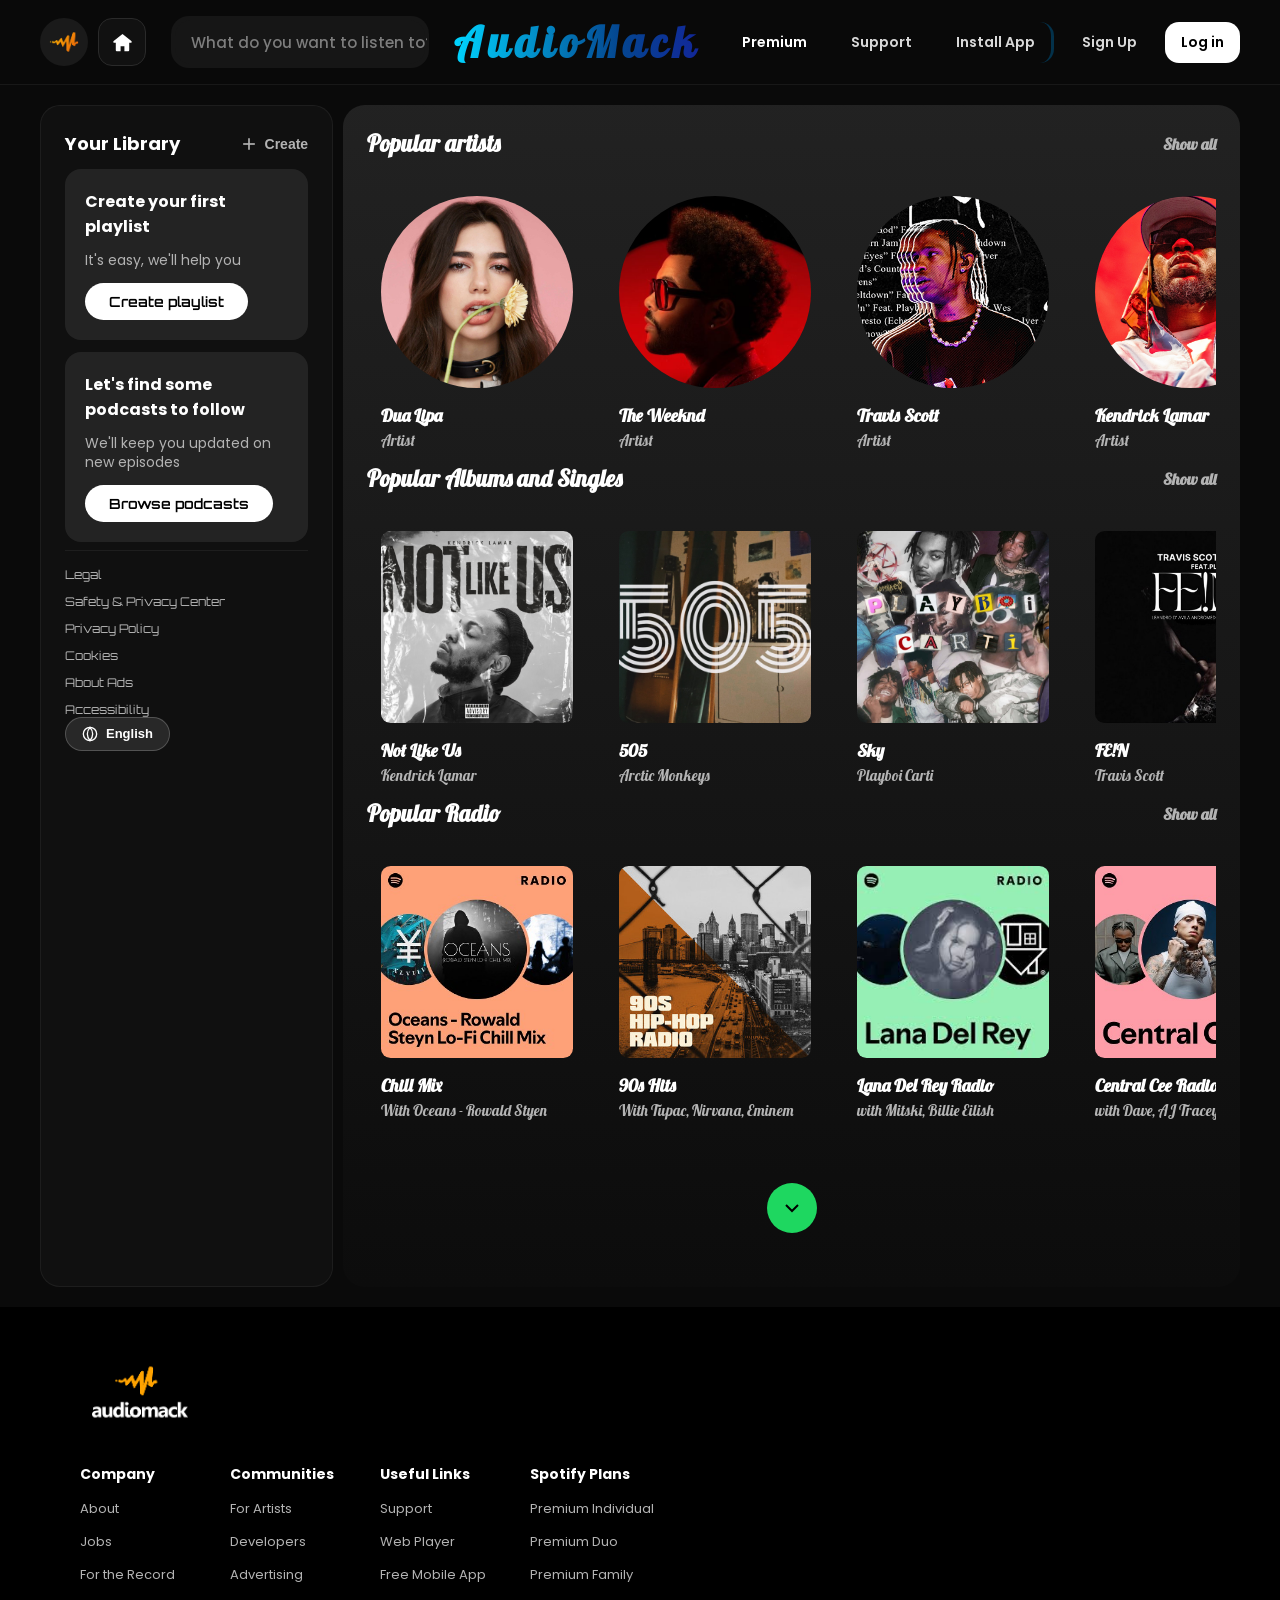
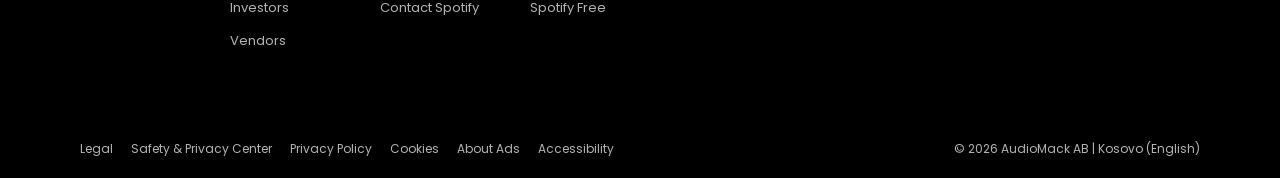
<file: index.html>
<!DOCTYPE html>
<html lang="en">
<head>
  <meta charset="UTF-8" />
  <meta name="viewport" content="width=device-width, initial-scale=1.0"/>
  <title>Audio Mack - Your Music, Your Way</title>
  <link rel="preconnect" href="https://fonts.googleapis.com">
  <link rel="preconnect" href="https://fonts.gstatic.com" crossorigin>
  <link href="https://fonts.googleapis.com/css2?family=Poppins:wght@700;800&display=swap" rel="stylesheet">
  <link rel="stylesheet" href="index.css">
  <link rel="stylesheet" href="index.js">
  <link rel="preconnect" href="https://fonts.googleapis.com">
<link href="https://fonts.googleapis.com/css2?family=Orbitron:wght@900&display=swap" rel="stylesheet">
  <link href="https://fonts.googleapis.com/css2?family=Lobster&display=swap" rel="stylesheet">
<link rel="preconnect" href="https://fonts.googleapis.com">
<link href="https://fonts.googleapis.com/css2?family=Anton&display=swap" rel="stylesheet">
<link rel="preconnect" href="https://fonts.googleapis.com">
<link href="https://fonts.googleapis.com/css2?family=Montserrat:wght@700&display=swap" rel="stylesheet">
<link href="https://fonts.cdnfonts.com/css/magic-retro" rel="stylesheet">
  <style>

  </style>
</head>
<body>
  <div class="nav-bar">
    <div class="logo-section">
      <div class="logo"> 
        <img src="images (2).png" alt="">
        <div class="home-icon">
          <svg xmlns="http://www.w3.org/2000/svg" viewBox="0 0 24 24" fill="currentColor">
            <path d="M12 3.2 2.8 10.5a1 1 0 0 0 .6 1.8H5V20a1 1 0 0 0 1 1h4v-5h4v5h4a1 1 0 0 0 1-1v-7.7h1.6a1 1 0 0 0 .6-1.8L12 3.2Z"/>
          </svg>
        </div>
      </div>
    </div>
    
    <div class="search">
      <input type="search" placeholder="What do you want to listen to?" aria-label="Search"  class="input">
      <button class="search-btn" type="submit" aria-label="Search">
        <svg width="20" height="20" viewBox="0 0 24 24" fill="none" stroke="currentColor" stroke-width="2">
          <circle cx="11" cy="11" r="8"></circle>
          <path d="m21 21-4.35-4.35"></path>
        </svg>
      </button>
    </div>
    
    <div class="nav-title">AudioMack</div>
    
    <button class="hamburger" id="hamburger">
      <span></span>
      <span></span>
      <span></span>
    </button>
    
    <div class="link-section" id="linkSection">
      <a href="premium.html" class="premium">Premium</a>
      <a href="support.html" class="support">Support</a>
      <a href="install.html" class="install">Install App</a>
      <a href="signup.html" class="signup">Sign Up</a>
      <a href="login.html" class="login">Log in</a>
    </div>
  </div>
  <div class="main">
<aside class="sidebar">
      <div class="library-header">
        <h2>Your Library</h2>
        <button class="create-btn">
          <svg width="20" height="20" viewBox="0 0 24 24" fill="none" stroke="currentColor" stroke-width="2">
            <line x1="12" y1="5" x2="12" y2="19"></line>
            <line x1="5" y1="12" x2="19" y2="12"></line>
          </svg>
          Create
        </button>
      </div>

      <div class="library-card">
        <h3>Create your first playlist</h3>
        <p>It's easy, we'll help you</p>
        <button class="card-btn">Create playlist</button>
      </div>

      <div class="library-card">
        <h3>Let's find some podcasts to follow</h3>
        <p>We'll keep you updated on new episodes</p>
        <button class="card-btn">Browse podcasts</button>
      </div>

      <div class="library-footer">
        <a href="#">Legal</a>
        <a href="#">Safety & Privacy Center</a>
        <a href="#">Privacy Policy</a>

        <a href="#">Cookies</a>
        <a href="#">About Ads</a>
        <a href="#">Accessibility</a>
      </div>

      <button class="language-btn">
        <svg width="16" height="16" viewBox="0 0 24 24" fill="none" stroke="currentColor" stroke-width="2">
          <circle cx="12" cy="12" r="10"></circle>
          <path d="M12 2a15.3 15.3 0 0 1 4 10 15.3 15.3 0 0 1-4 10 15.3 15.3 0 0 1-4-10 15.3 15.3 0 0 1 4-10z"></path>
        </svg>
        English
      </button>
    </aside>
  <!-- <div class="container"> -->
   
    
  <section class="popular-artists">

  <div class="section-header">
    <h2>Popular artists</h2>
    <a href="#">Show all</a>
  </div>

  <div class="artist-row">

    <!-- Artist Card -->
    <div class="artist-card">
      <div class="artist-image">
        <img src="dua lipa.jpg" alt="">
      </div>

      <div class="artist-info">
        <h3>Dua Lipa</h3>
        <p>Artist</p>
      </div>
    </div>

    <!-- Artist Card -->
    <div class="artist-card">
      <div class="artist-image">
        <img src="the weeknd.jpg" alt="">
      </div>

      <div class="artist-info">
        <h3>The Weeknd</h3>
        <p>Artist</p>
      </div>
    </div>

    <!-- Artist Card -->
    <div class="artist-card">

      <div class="artist-image">
        <img src="travis.png" alt="">

        <button class="play-btn">
          <svg xmlns="http://www.w3.org/2000/svg"
               viewBox="0 0 24 24"
               fill="currentColor">

            <path d="M8 5.14v14l11-7-11-7z"/>

          </svg>
        </button>
      </div>

      <div class="artist-info">
        <h3>Travis Scott</h3>
        <p>Artist</p>
      </div>
    </div>

    <!-- Artist Card -->
    <div class="artist-card">
      <div class="artist-image">
        <img src="lamar.jpg" alt="">
      </div>

      <div class="artist-info">
        <h3>Kendrick Lamar</h3>
        <p>Artist</p>
      </div>
    </div>

    <!-- Artist Card -->
    <div class="artist-card">
      <div class="artist-image">
        <img src="drakee.jpg" alt="">
      </div>

      <div class="artist-info">
        <h3>Drake</h3>
        <p>Artist</p>
      </div>
    </div>

    <!-- Artist Card -->
    <div class="artist-card">
      <div class="artist-image">
        <img src="juice.jpg" alt="">
      </div>

      <div class="artist-info">
        <h3>Juice WRLD</h3>
        <p>Artist</p>
      </div>
    </div>

  </div>

  <!-- Albums and Singles Section -->
  <div class="section-header">
    <h2>Popular Albums and Singles</h2>
    <a href="#">Show all</a>
  </div>

  <div class="artist-row">

    <!-- Artist Card -->
    <div class="artist-card1">
      <div class="artist-image1">
        <img src="likeus.jpg" alt="">
      </div>

      <div class="artist-info">
        <h3>Not Like Us</h3>
        <p>Kendrick Lamar</p>
      </div>
    </div>

    <!-- Artist Card -->
    <div class="artist-card1">
      <div class="artist-image1">
        <img src="505.jpg" alt="">
      </div>

      <div class="artist-info">
        <h3>505</h3>
        <p>Arctic Monkeys</p>
      </div>
    </div>

    <!-- Artist Card -->
    <div class="artist-card1">

      <div class="artist-image1">
        <img src="play.jpg" alt="">

        <button class="play-btn">
          <svg xmlns="http://www.w3.org/2000/svg"
               viewBox="0 0 24 24"
               fill="currentColor">

            <path d="M8 5.14v14l11-7-11-7z"/>

          </svg>
        </button>
      </div>

      <div class="artist-info">
        <h3>Sky</h3>
        <p>Playboi Carti</p>
      </div>
    </div>

    <!-- Artist Card -->
    <div class="artist-card1">
      <div class="artist-image1">
        <img src="fein.jpg" alt="">
      </div>

      <div class="artist-info">
        <h3>FE!N</h3>
        <p>Travis Scott</p>
      </div>
    </div>

    <!-- Artist Card -->
    <div class="artist-card1">
      <div class="artist-image1">
        <img src="star.jpg" alt="">
      </div>

      <div class="artist-info">
        <h3>Starboy</h3>
        <p>The Weeknd</p>
      </div>
    </div>

    <!-- Artist Card -->
    <div class="artist-card1">
      <div class="artist-image1">
        <img src="lose.jpg" alt="">
      </div>

      <div class="artist-info">
        <h3>Lose Yourself</h3>
        <p>Eminem</p>
      </div>
    </div>

  </div>

  <!-- Hidden items -->
  <div class="hidden-items" id="hiddenItems" ">
    <div class="artist-row">
      <!-- Artist Card -->
      <div class="artist-card">
        <div class="artist-image">
          <img src="dua lipa.jpg" alt="">
        </div>

        <div class="artist-info">
          <h3>Bad Bunny</h3>
          <p>Artist</p>
        </div>
      </div>

      <!-- Artist Card -->
      <div class="artist-card">
        <div class="artist-image">
          <img src="the weeknd.jpg" alt="">
        </div>

        <div class="artist-info">
          <h3>Billie Eilish</h3>
          <p>Artist</p>
        </div>
      </div>

      <!-- Artist Card -->
      <div class="artist-card">
        <div class="artist-image">
          <img src="travis.png" alt="">
        </div>

        <div class="artist-info">
          <h3>Post Malone</h3>
          <p>Artist</p>
        </div>
      </div>

      <!-- Artist Card -->
      <div class="artist-card">
        <div class="artist-image">
          <img src="lamar.jpg" alt="">
        </div>

        <div class="artist-info">
          <h3>Tyler, The Creator</h3>
          <p>Artist</p>
        </div>
      </div>

      <!-- Album Card -->
      <div class="artist-card1">
        <div class="artist-image1">
          <img src="likeus.jpg" alt="">
        </div>

        <div class="artist-info">
          <h3>Blinding Lights</h3>
          <p>The Weeknd</p>
        </div>
      </div>

      <!-- Album Card -->
      <div class="artist-card1">
        <div class="artist-image1">
          <img src="505.jpg" alt="">
        </div>

        <div class="artist-info">
          <h3>As It Was</h3>
          <p>Harry Styles</p>
        </div>
      </div>
    </div>
  </div>
  <!-- RADIO SECTION -->

<div class="section-header">
  <h2>Popular Radio</h2>
  <a href="#">Show all</a>
</div>

<div class="artist-row">

  <!-- CARD -->
  <div class="artist-card1">
    <div class="artist-image1">
      <img src="chill mix.jpg" alt="">

      <button class="play-btn">
        <svg xmlns="http://www.w3.org/2000/svg"
             viewBox="0 0 24 24"
             fill="currentColor">

          <path d="M8 5.14v14l11-7-11-7z"/>

        </svg>
      </button>
    </div>

    <div class="artist-info">
      <h3>Chill Mix</h3>
      <p>With Oceans - Rowald Styen</p>
    </div>
  </div>

  <!-- CARD -->
  <div class="artist-card1">
    <div class="artist-image1">
      <img src="90s.jpg" alt="">
    </div>

    <div class="artist-info">
      <h3>90s Hits</h3>
      <p>With Tupac, Nirvana, Eminem</p>
    </div>
  </div>

  <!-- CARD -->
  <div class="artist-card1">
    <div class="artist-image1">
      <img src="lana.jpg" alt="">
    </div>

    <div class="artist-info">
      <h3>Lana Del Rey Radio</h3>
      <p>with Mitski, Billie Eilish</p>
    </div>
  </div>

  <!-- CARD -->
  <div class="artist-card1">
    <div class="artist-image1">
      <img src="central.jpg" alt="">
    </div>

    <div class="artist-info">
      <h3>Central Cee Radio</h3>
      <p>with Dave, AJ Tracey</p>
    </div>
  </div>

  <!-- CARD -->
  <div class="artist-card1">
    <div class="artist-image1">
      <img src="post.jpg" alt="">
    </div>

    <div class="artist-info">
      <h3>Post Malone Radio</h3>
      <p>with The Kid LAROI, Morgan Wallen</p>
    </div>
  </div>
  </div>

<!-- </div> -->

  <button class="show-more-btn" id="showMoreBtn">
    <svg xmlns="http://www.w3.org/2000/svg" viewBox="0 0 24 24" fill="none" stroke="currentColor" stroke-width="2">
      <polyline points="6 9 12 15 18 9"></polyline>
    </svg>
  </button>
</section>

</div>
  </div>
 
<footer>
  <div class="footer">
    <div class="footer-logo">
      <img src="audio.png" alt="Logo">
    </div>
    <div class="footer-links">
      <div class="footer-column">
        <h4>Company</h4>
        <ul>
          <li><a href="#">About</a></li>
          <li><a href="#">Jobs</a></li>
          <li><a href="#">For the Record</a></li>
        </ul>
      </div>
      <div class="footer-column">
        <h4>Communities</h4>
        <ul>
          <li><a href="#">For Artists</a></li>
          <li><a href="#">Developers</a></li>
          <li><a href="#">Advertising</a></li>
          <li><a href="#">Investors</a></li>
          <li><a href="#">Vendors</a></li>
        </ul>
      </div>
      <div class="footer-column">
        <h4>Useful Links</h4>
        <ul>
          <li><a href="#">Support</a></li>
          <li><a href="#">Web Player</a></li>
          <li><a href="#">Free Mobile App</a></li>
          <li><a href="#">Contact Spotify</a></li>
        </ul>
      </div>
      <div class="footer-column">
        <h4>Spotify Plans</h4>
        <ul>
          <li><a href="#">Premium Individual</a></li>
          <li><a href="#">Premium Duo</a></li>
          <li><a href="#">Premium Family</a></li>
          <li><a href="#">Spotify Free</a></li>
        </ul>
      </div>
    </div>
    </div>
  </footer>
  <div class="footer-bottom">
    <div>
      <a href="#">Legal</a>
      <a href="#">Safety & Privacy Center</a>
      <a href="#">Privacy Policy</a>
      <a href="#">Cookies</a>
      <a href="#">About Ads</a>
      <a href="#">Accessibility</a>
    </div>
    <div>© 2026 AudioMack AB | Kosovo (English)</div>
  </div>
  </div>
</body>
</html>


<script>
  const hamburger = document.getElementById('hamburger');
  const linkSection = document.getElementById('linkSection');
  
  hamburger.addEventListener('click', () => {
    linkSection.classList.toggle('active');
    hamburger.classList.toggle('active');
  });

  // Close menu when a link is clicked
  const links = linkSection.querySelectorAll('a');
  links.forEach(link => {
    link.addEventListener('click', () => {
      linkSection.classList.remove('active');
      hamburger.classList.remove('active');
    });
  });
  </script>
  <script>
    
  const showMoreBtn = document.getElementById('showMoreBtn');
  const hiddenItems = document.getElementById('hiddenItems');

  showMoreBtn.addEventListener('click', () => {
    if (hiddenItems.style.display === 'none') {
      hiddenItems.style.display = 'block';
      showMoreBtn.classList.add('active');
    } else {
      hiddenItems.style.display = 'none';
      showMoreBtn.classList.remove('active');
    }
  });
  </script>
</file>
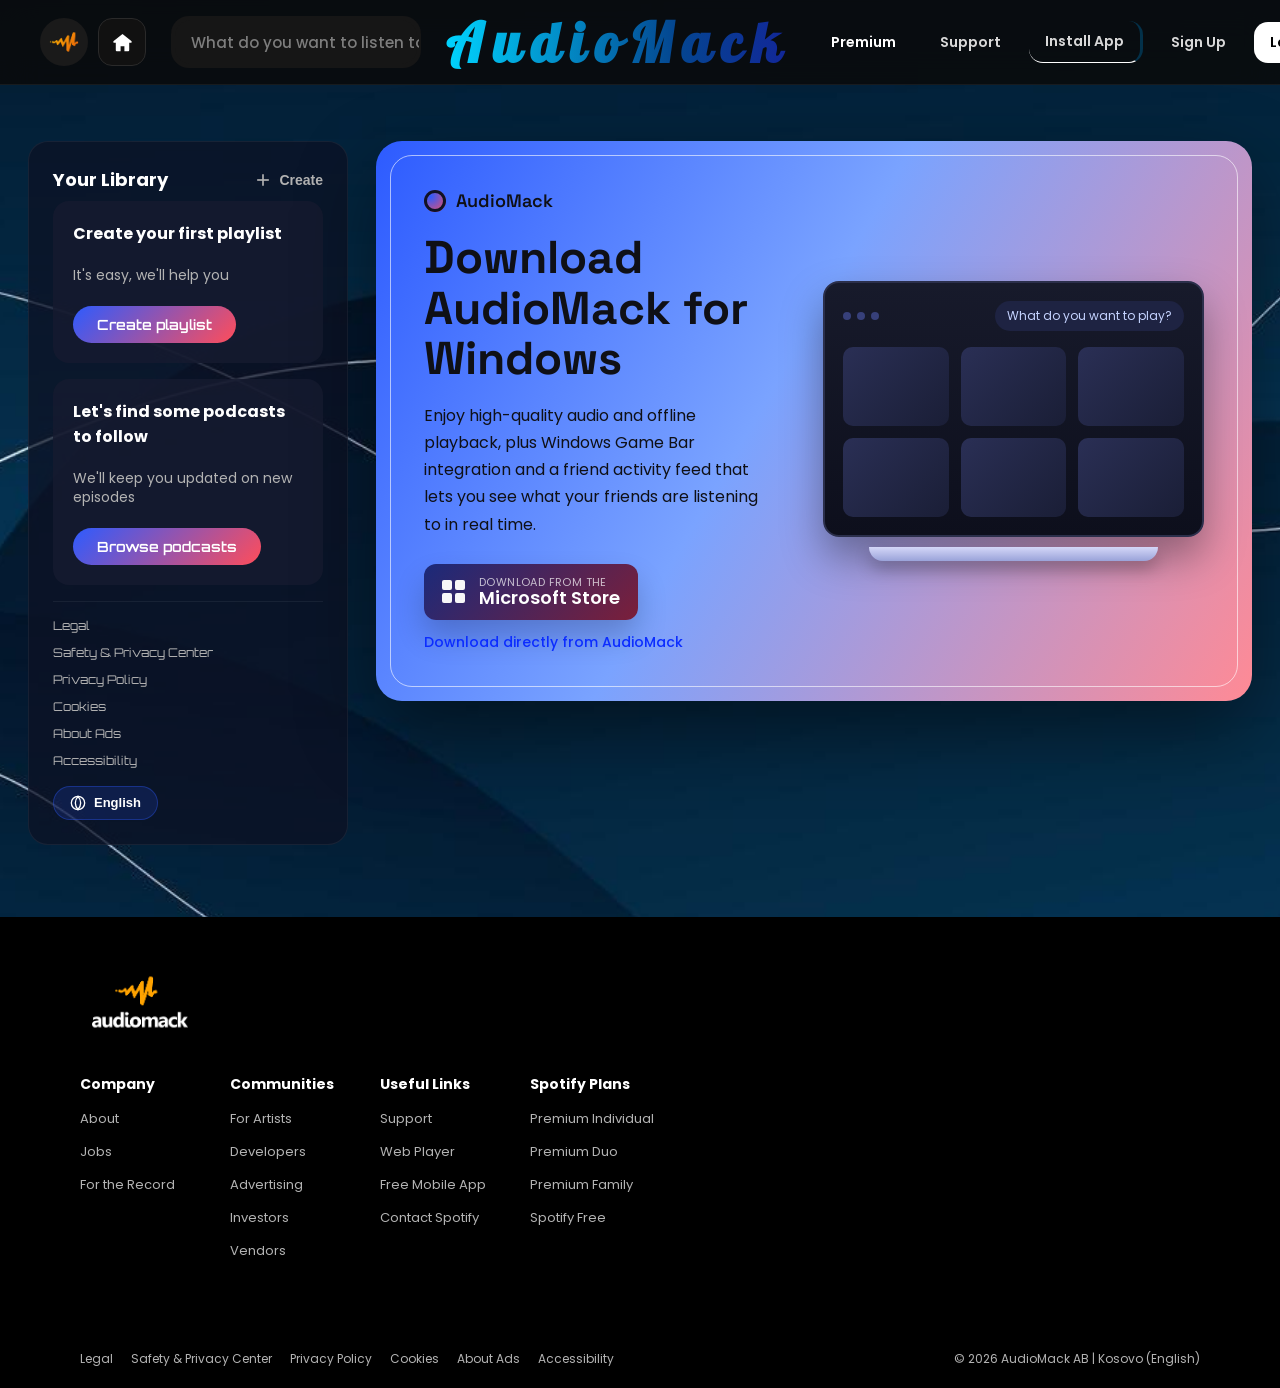
<file: install.html>
<!DOCTYPE html>
<html lang="en">
<head>
  <meta charset="UTF-8" />
  <meta name="viewport" content="width=device-width, initial-scale=1.0" />
  <title>Download AudioMack</title>
  <link rel="stylesheet" href="install.css" />
  <link rel="preconnect" href="https://fonts.googleapis.com" />
  <link rel="preconnect" href="https://fonts.gstatic.com" crossorigin />
  <link href="https://fonts.googleapis.com/css2?family=Poppins:wght@400;500;600&family=Space+Grotesk:wght@600;700&display=swap" rel="stylesheet" />
  <link href="https://fonts.googleapis.com/css2?family=Orbitron:wght@500;600;700&display=swap" rel="stylesheet" />
  <link href="https://fonts.googleapis.com/css2?family=Lobster&display=swap" rel="stylesheet" />
</head>
<body>
  <div class="nav-bar">
    <div class="logo-section">
      <div class="logo">
        <img src="images (2).png" alt="">
        <a href="index.html" class="home-link">
          <div class="home-icon">
            <svg xmlns="http://www.w3.org/2000/svg" viewBox="0 0 24 24" fill="currentColor">
              <path d="M12 3.2 2.8 10.5a1 1 0 0 0 .6 1.8H5V20a1 1 0 0 0 1 1h4v-5h4v5h4a1 1 0 0 0 1-1v-7.7h1.6a1 1 0 0 0 .6-1.8L12 3.2Z"/>
            </svg>
          </div>
        </a>
      </div>
    </div>

    <div class="search">
      <input type="search" placeholder="What do you want to listen to?" aria-label="Search" class="input">
      <button class="search-btn" type="submit" aria-label="Search">
        <svg width="20" height="20" viewBox="0 0 24 24" fill="none" stroke="currentColor" stroke-width="2">
          <circle cx="11" cy="11" r="8"></circle>
          <path d="m21 21-4.35-4.35"></path>
        </svg>
      </button>
    </div>

    <div class="nav-title">AudioMack</div>

    <button class="hamburger" id="hamburger">
      <span></span>
      <span></span>
      <span></span>
    </button>

    <div class="link-section" id="linkSection">
      <a href="premium.html" class="premium">Premium</a>
      <a href="support.html" class="support">Support</a>
      <a href="install.html" class="install" style="border-bottom: 1px solid white;">Install App</a>
      <a href="signup.html" class="signup">Sign Up</a>
      <a href="login.html" class="login">Log in</a>
    </div>
  </div>
  <main class="install-page">
    <aside class="sidebar">
      <div class="library-header">
        <h2>Your Library</h2>
        <button class="create-btn">
          <svg width="20" height="20" viewBox="0 0 24 24" fill="none" stroke="currentColor" stroke-width="2">
            <line x1="12" y1="5" x2="12" y2="19"></line>
            <line x1="5" y1="12" x2="19" y2="12"></line>
          </svg>
          Create
        </button>
      </div>

      <div class="library-card">
        <h3>Create your first playlist</h3>
        <p>It's easy, we'll help you</p>
        <button class="card-btn">Create playlist</button>
      </div>

      <div class="library-card">
        <h3>Let's find some podcasts to follow</h3>
        <p>We'll keep you updated on new episodes</p>
        <button class="card-btn">Browse podcasts</button>
      </div>

      <div class="library-footer">
        <a href="#">Legal</a>
        <a href="#">Safety &amp; Privacy Center</a>
        <a href="#">Privacy Policy</a>
        <a href="#">Cookies</a>
        <a href="#">About Ads</a>
        <a href="#">Accessibility</a>
      </div>

      <button class="language-btn">
        <svg width="16" height="16" viewBox="0 0 24 24" fill="none" stroke="currentColor" stroke-width="2">
          <circle cx="12" cy="12" r="10"></circle>
          <path d="M12 2a15.3 15.3 0 0 1 4 10 15.3 15.3 0 0 1-4 10 15.3 15.3 0 0 1-4-10 15.3 15.3 0 0 1 4-10z"></path>
        </svg>
        English
      </button>
    </aside>
    <section class="install-hero" aria-labelledby="install-title">
      <div class="install-content">
        <div class="install-left">
          <div class="brand">
            <span class="brand-mark" aria-hidden="true"></span>
            <span class="brand-name">AudioMack</span>
          </div>
          <h1 id="install-title">Download AudioMack for Windows</h1>
          <p>
            Enjoy high-quality audio and offline playback, plus Windows Game Bar
            integration and a friend activity feed that lets you see what your
            friends are listening to in real time.
          </p>
          <div class="install-actions">
            <a class="store-button" href="#" aria-label="Download from Microsoft Store">
              <span class="store-icon" aria-hidden="true">
                <span></span>
                <span></span>
                <span></span>
                <span></span>
              </span>
              <span class="store-text">
                <span class="store-kicker">Download from the</span>
                <span class="store-name">Microsoft Store</span>
              </span>
            </a>
            <a class="install-link" href="#">Download directly from AudioMack</a>
          </div>
        </div>
        <div class="install-right">
          <div class="device-frame" role="img" aria-label="AudioMack app preview">
            <div class="device-screen">
              <div class="screen-top">
                <div class="screen-dots">
                  <span></span>
                  <span></span>
                  <span></span>
                </div>
                <div class="search-pill">What do you want to play?</div>
              </div>
              <div class="screen-grid">
                <span class="tile"></span>
                <span class="tile"></span>
                <span class="tile"></span>
                <span class="tile"></span>
                <span class="tile"></span>
                <span class="tile"></span>
              </div>
            </div>
            <div class="device-base"></div>
          </div>
        </div>
      </div>
    </section>
  </main>
  <footer>
    <div class="footer">
      <div class="footer-logo">
        <img src="audio.png" alt="Logo">
      </div>
      <div class="footer-links">
        <div class="footer-column">
          <h4>Company</h4>
          <ul>
            <li><a href="#">About</a></li>
            <li><a href="#">Jobs</a></li>
            <li><a href="#">For the Record</a></li>
          </ul>
        </div>
        <div class="footer-column">
          <h4>Communities</h4>
          <ul>
            <li><a href="#">For Artists</a></li>
            <li><a href="#">Developers</a></li>
            <li><a href="#">Advertising</a></li>
            <li><a href="#">Investors</a></li>
            <li><a href="#">Vendors</a></li>
          </ul>
        </div>
        <div class="footer-column">
          <h4>Useful Links</h4>
          <ul>
            <li><a href="#">Support</a></li>
            <li><a href="#">Web Player</a></li>
            <li><a href="#">Free Mobile App</a></li>
            <li><a href="#">Contact Spotify</a></li>
          </ul>
        </div>
        <div class="footer-column">
          <h4>Spotify Plans</h4>
          <ul>
            <li><a href="#">Premium Individual</a></li>
            <li><a href="#">Premium Duo</a></li>
            <li><a href="#">Premium Family</a></li>
            <li><a href="#">Spotify Free</a></li>
          </ul>
        </div>
      </div>
    </div>
  </footer>
  <div class="footer-bottom">
    <div>
      <a href="#">Legal</a>
      <a href="#">Safety &amp; Privacy Center</a>
      <a href="#">Privacy Policy</a>
      <a href="#">Cookies</a>
      <a href="#">About Ads</a>
      <a href="#">Accessibility</a>
    </div>
    <div>© 2026 AudioMack AB | Kosovo (English)</div>
  </div>
  <script>
    const hamburger = document.getElementById("hamburger");
    const linkSection = document.getElementById("linkSection");

    if (hamburger && linkSection) {
      hamburger.addEventListener("click", () => {
        linkSection.classList.toggle("active");
        hamburger.classList.toggle("active");
      });

      linkSection.querySelectorAll("a").forEach(link => {
        link.addEventListener("click", () => {
          linkSection.classList.remove("active");
          hamburger.classList.remove("active");
        });
      });
    }
  </script>
</body>
</html>
</file>
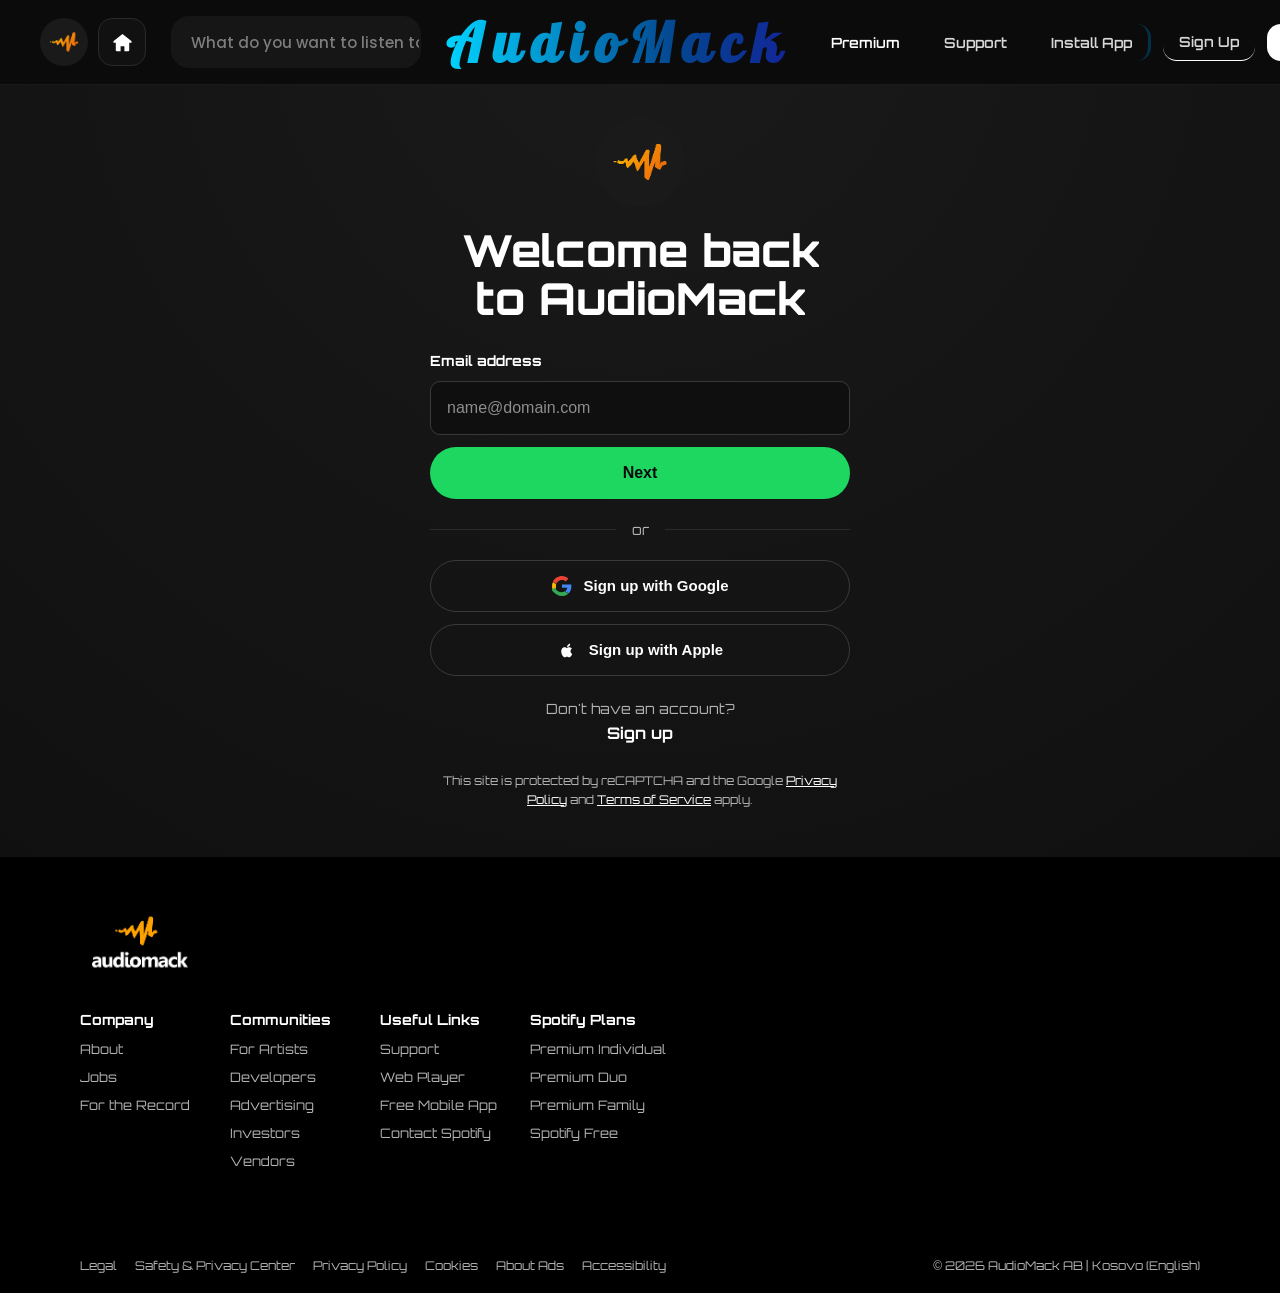
<file: login.html>
<!DOCTYPE html>
<html lang="en">
<head>
	<meta charset="UTF-8" />
	<meta name="viewport" content="width=device-width, initial-scale=1.0" />
	<title>Sign up | AudioMack</title>
	<link rel="preconnect" href="https://fonts.googleapis.com">
	<link rel="preconnect" href="https://fonts.gstatic.com" crossorigin>
	<link href="https://fonts.googleapis.com/css2?family=Manrope:wght@400;600;700;800&display=swap" rel="stylesheet">
	<link href="https://fonts.googleapis.com/css2?family=Poppins:wght@500;600;700&display=swap" rel="stylesheet">
	<link href="https://fonts.googleapis.com/css2?family=Lobster&display=swap" rel="stylesheet">
	<link href="https://fonts.googleapis.com/css2?family=Orbitron:wght@900&display=swap" rel="stylesheet">
	<link rel="stylesheet" href="login.css" />
</head>
<body>
	<div class="nav-bar">
		<div class="logo-section">
			<div class="logo">
				<img src="images (2).png" alt="">
				<div class="home-icon">
					<svg xmlns="http://www.w3.org/2000/svg" viewBox="0 0 24 24" fill="currentColor">
						<path d="M12 3.2 2.8 10.5a1 1 0 0 0 .6 1.8H5V20a1 1 0 0 0 1 1h4v-5h4v5h4a1 1 0 0 0 1-1v-7.7h1.6a1 1 0 0 0 .6-1.8L12 3.2Z"/>
					</svg>
				</div>
			</div>
		</div>

		<div class="search">
			<input type="search" placeholder="What do you want to listen to?" aria-label="Search" class="input">
			<button class="search-btn" type="submit" aria-label="Search">
				<svg width="20" height="20" viewBox="0 0 24 24" fill="none" stroke="currentColor" stroke-width="2">
					<circle cx="11" cy="11" r="8"></circle>
					<path d="m21 21-4.35-4.35"></path>
				</svg>
			</button>
		</div>

		<div class="nav-title">AudioMack</div>

		<button class="hamburger" id="hamburger">
			<span></span>
			<span></span>
			<span></span>
		</button>

		<div class="link-section" id="linkSection">
			<a href="premium.html" class="premium">Premium</a>
			<a href="support.html" class="support">Support</a>
			<a href="install.html" class="install">Install App</a>
			<a href="signup.html" class="signup" style="border-bottom: 1px solid white;">Sign Up</a>
			<a href="login.html" class="login">Log in</a>
		</div>
	</div>

	<main class="signup">
		<div class="signup-card">
			<div class="brand" aria-hidden="true">
				<img src="images (2).png" alt="AudioMack" style="width: 90px; height: auto; border-radius: 50%;">
			</div>

			<h1 class="title">Welcome back to AudioMack</h1>

			<form class="signup-form">
				<label for="email" class="label">Email address</label>
				<input
					id="email"
					name="email"
					type="email"
					placeholder="name@domain.com"
					autocomplete="email"
					required
				/>
				<button type="submit" class="btn-primary">Next</button>
			</form>

			<div class="divider" aria-hidden="true">or</div>

			<div class="social">
				<button type="button" class="btn-outline">
					<span class="icon" aria-hidden="true">
						<svg viewBox="0 0 48 48" role="img" focusable="false">
							<path fill="#EA4335" d="M24 9.5c3.4 0 6.4 1.2 8.8 3.5l6.6-6.6C35.4 2.4 30 0 24 0 14.6 0 6.4 5.4 2.4 13.2l7.7 6c1.8-5.4 6.9-9.7 13.9-9.7z"/>
							<path fill="#4285F4" d="M46.5 24.5c0-1.6-.1-2.8-.4-4.1H24v7.7h12.7c-.6 3.3-2.5 6.1-5.3 7.9l8.1 6.2c4.7-4.3 7-10.7 7-17.7z"/>
							<path fill="#FBBC05" d="M10.1 28.8c-.5-1.4-.8-2.9-.8-4.3s.3-2.9.8-4.3l-7.7-6c-1.6 3.2-2.4 6.7-2.4 10.3s.9 7.2 2.4 10.3l7.7-6z"/>
							<path fill="#34A853" d="M24 48c6 0 11.1-2 14.8-5.5l-8.1-6.2c-2.3 1.5-5.2 2.5-8.7 2.5-7 0-12.9-4.7-15-11.1l-7.7 6C6.4 42.6 14.6 48 24 48z"/>
						</svg>
					</span>
					Sign up with Google
				</button>
				<button type="button" class="btn-outline">
					<span class="icon" aria-hidden="true">
						<svg viewBox="0 0 24 24" role="img" focusable="false">
							<path fill="#ffffff" d="M16.2 13.4c0-2 1.6-3 1.7-3.1-1-1.4-2.5-1.6-3-1.6-1.3-.1-2.5.8-3.1.8-.6 0-1.6-.8-2.7-.7-1.4 0-2.7.8-3.4 2.1-1.4 2.4-.4 6 1 7.9.7.9 1.5 2 2.6 1.9 1 0 1.4-.6 2.7-.6 1.3 0 1.6.6 2.7.6 1.1 0 1.8-1 2.5-1.9.8-1.1 1.1-2.1 1.1-2.2-.1 0-2.1-.8-2.1-3.2z"/>
							<path fill="#ffffff" d="M14.9 7.1c.6-.7 1-1.7.9-2.7-.9 0-2 .6-2.7 1.3-.6.7-1.1 1.7-1 2.6 1 .1 2-.5 2.8-1.2z"/>
						</svg>
					</span>
					Sign up with Apple
				</button>
			</div>

			<p class="alt">Don't have an account?</p>
			<a class="login-link" href="signup.html">Sign up</a>

			<p class="captcha">
				This site is protected by reCAPTCHA and the Google
				<a href="#">Privacy Policy</a> and
				<a href="#">Terms of Service</a> apply.
			</p>
		</div>
	</main>

	<footer>
		<div class="footer">
			<div class="footer-logo">
				<img src="audio.png" alt="Logo">
			</div>
			<div class="footer-links">
				<div class="footer-column">
					<h4>Company</h4>
					<ul>
						<li><a href="#">About</a></li>
						<li><a href="#">Jobs</a></li>
						<li><a href="#">For the Record</a></li>
					</ul>
				</div>
				<div class="footer-column">
					<h4>Communities</h4>
					<ul>
						<li><a href="#">For Artists</a></li>
						<li><a href="#">Developers</a></li>
						<li><a href="#">Advertising</a></li>
						<li><a href="#">Investors</a></li>
						<li><a href="#">Vendors</a></li>
					</ul>
				</div>
				<div class="footer-column">
					<h4>Useful Links</h4>
					<ul>
						<li><a href="#">Support</a></li>
						<li><a href="#">Web Player</a></li>
						<li><a href="#">Free Mobile App</a></li>
						<li><a href="#">Contact Spotify</a></li>
					</ul>
				</div>
				<div class="footer-column">
					<h4>Spotify Plans</h4>
					<ul>
						<li><a href="#">Premium Individual</a></li>
						<li><a href="#">Premium Duo</a></li>
						<li><a href="#">Premium Family</a></li>
						<li><a href="#">Spotify Free</a></li>
					</ul>
				</div>
			</div>
		</div>
	</footer>
	<div class="footer-bottom">
		<div>
			<a href="#">Legal</a>
			<a href="#">Safety & Privacy Center</a>
			<a href="#">Privacy Policy</a>
			<a href="#">Cookies</a>
			<a href="#">About Ads</a>
			<a href="#">Accessibility</a>
		</div>
		<div>© 2026 AudioMack AB | Kosovo (English)</div>
	</div>

	<script>
		const hamburger = document.getElementById('hamburger');
		const linkSection = document.getElementById('linkSection');

		hamburger.addEventListener('click', () => {
			linkSection.classList.toggle('active');
			hamburger.classList.toggle('active');
		});

		const links = linkSection.querySelectorAll('a');
		links.forEach(link => {
			link.addEventListener('click', () => {
				linkSection.classList.remove('active');
				hamburger.classList.remove('active');
			});
		});
	</script>
</body>
</html>
</file>
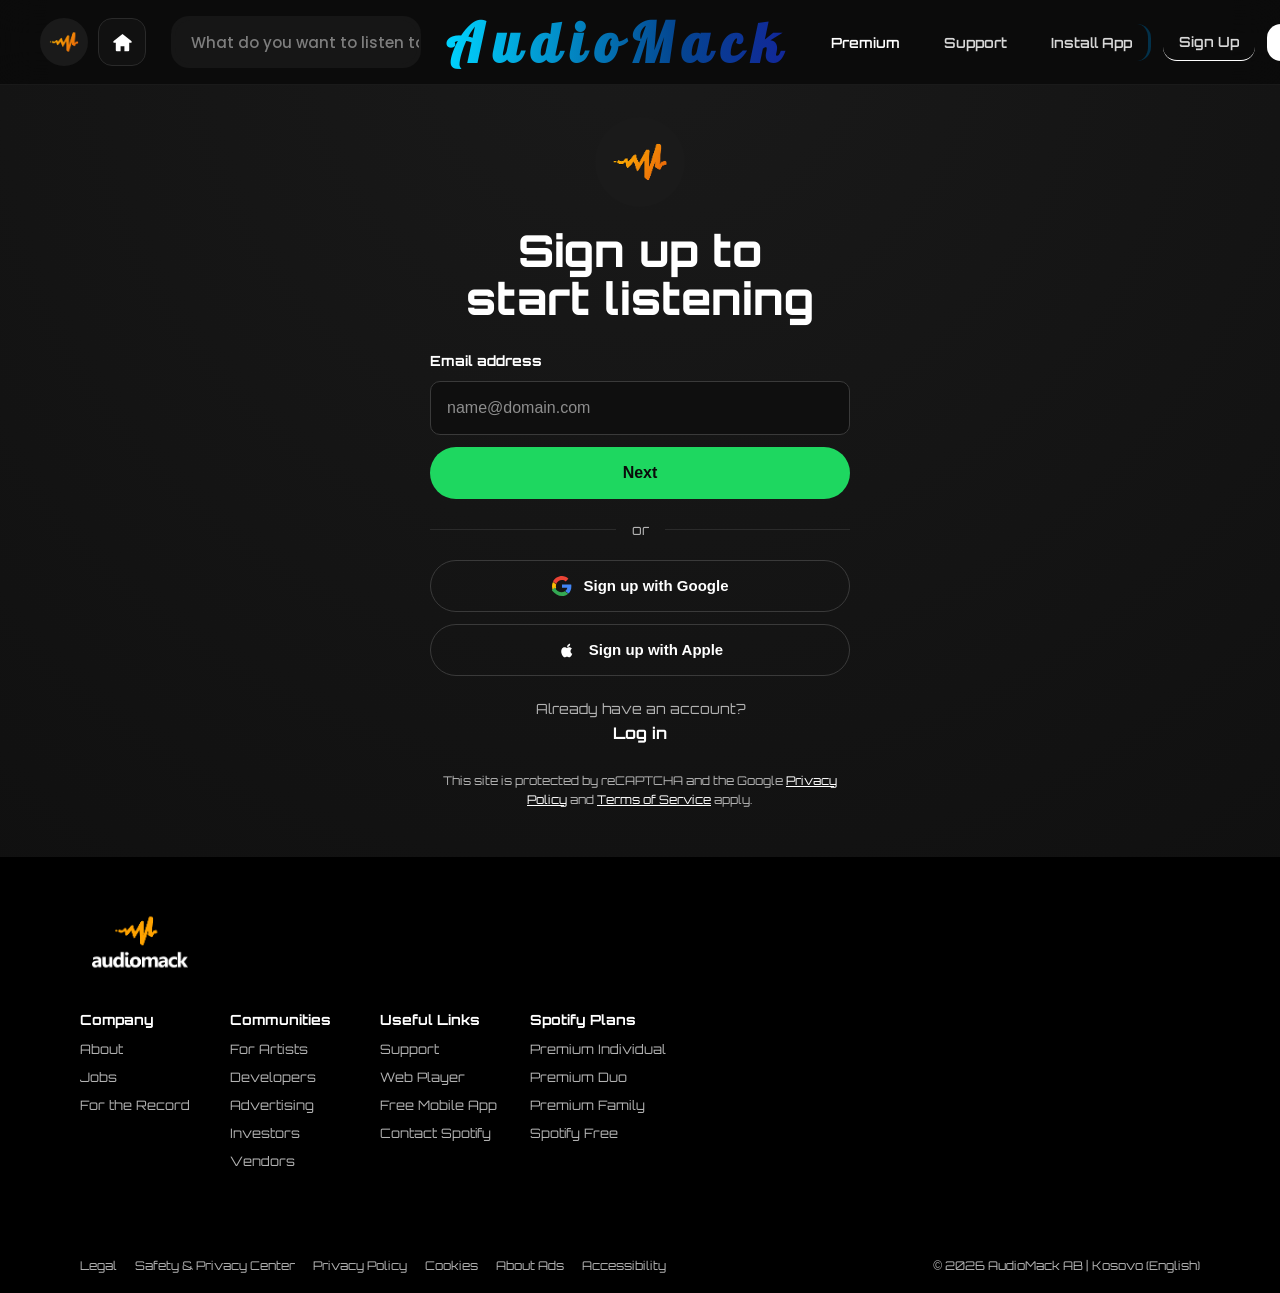
<file: signup.html>
<!DOCTYPE html>
<html lang="en">
<head>
	<meta charset="UTF-8" />
	<meta name="viewport" content="width=device-width, initial-scale=1.0" />
	<title>Sign up | AudioMack</title>
	<link rel="preconnect" href="https://fonts.googleapis.com">
	<link rel="preconnect" href="https://fonts.gstatic.com" crossorigin>
	<link href="https://fonts.googleapis.com/css2?family=Manrope:wght@400;600;700;800&display=swap" rel="stylesheet">
	<link href="https://fonts.googleapis.com/css2?family=Poppins:wght@500;600;700&display=swap" rel="stylesheet">
	<link href="https://fonts.googleapis.com/css2?family=Lobster&display=swap" rel="stylesheet">
	<link href="https://fonts.googleapis.com/css2?family=Orbitron:wght@900&display=swap" rel="stylesheet">
	<link rel="stylesheet" href="signup.css" />
</head>
<body>
	<div class="nav-bar">
		<div class="logo-section">
			<div class="logo">
				<img src="images (2).png" alt="">
				<div class="home-icon">
					<svg xmlns="http://www.w3.org/2000/svg" viewBox="0 0 24 24" fill="currentColor">
						<path d="M12 3.2 2.8 10.5a1 1 0 0 0 .6 1.8H5V20a1 1 0 0 0 1 1h4v-5h4v5h4a1 1 0 0 0 1-1v-7.7h1.6a1 1 0 0 0 .6-1.8L12 3.2Z"/>
					</svg>
				</div>
			</div>
		</div>

		<div class="search">
			<input type="search" placeholder="What do you want to listen to?" aria-label="Search" class="input">
			<button class="search-btn" type="submit" aria-label="Search">
				<svg width="20" height="20" viewBox="0 0 24 24" fill="none" stroke="currentColor" stroke-width="2">
					<circle cx="11" cy="11" r="8"></circle>
					<path d="m21 21-4.35-4.35"></path>
				</svg>
			</button>
		</div>

		<div class="nav-title">AudioMack</div>

		<button class="hamburger" id="hamburger">
			<span></span>
			<span></span>
			<span></span>
		</button>

		<div class="link-section" id="linkSection">
			<a href="premium.html" class="premium">Premium</a>
			<a href="support.html" class="support">Support</a>
			<a href="install.html" class="install">Install App</a>
			<a href="signup.html" class="signup" style="border-bottom: 1px solid white;">Sign Up</a>
			<a href="login.html" class="login">Log in</a>
		</div>
	</div>

	<main class="signup">
		<div class="signup-card">
			<div class="brand" aria-hidden="true">
				<img src="images (2).png" alt="AudioMack" style="width: 90px; height: auto; border-radius: 50%;">
			</div>

			<h1 class="title">Sign up to<br>start listening</h1>

			<form class="signup-form">
				<label for="email" class="label">Email address</label>
				<input
					id="email"
					name="email"
					type="email"
					placeholder="name@domain.com"
					autocomplete="email"
					required
				/>
				<button type="submit" class="btn-primary">Next</button>
			</form>

			<div class="divider" aria-hidden="true">or</div>

			<div class="social">
				<button type="button" class="btn-outline">
					<span class="icon" aria-hidden="true">
						<svg viewBox="0 0 48 48" role="img" focusable="false">
							<path fill="#EA4335" d="M24 9.5c3.4 0 6.4 1.2 8.8 3.5l6.6-6.6C35.4 2.4 30 0 24 0 14.6 0 6.4 5.4 2.4 13.2l7.7 6c1.8-5.4 6.9-9.7 13.9-9.7z"/>
							<path fill="#4285F4" d="M46.5 24.5c0-1.6-.1-2.8-.4-4.1H24v7.7h12.7c-.6 3.3-2.5 6.1-5.3 7.9l8.1 6.2c4.7-4.3 7-10.7 7-17.7z"/>
							<path fill="#FBBC05" d="M10.1 28.8c-.5-1.4-.8-2.9-.8-4.3s.3-2.9.8-4.3l-7.7-6c-1.6 3.2-2.4 6.7-2.4 10.3s.9 7.2 2.4 10.3l7.7-6z"/>
							<path fill="#34A853" d="M24 48c6 0 11.1-2 14.8-5.5l-8.1-6.2c-2.3 1.5-5.2 2.5-8.7 2.5-7 0-12.9-4.7-15-11.1l-7.7 6C6.4 42.6 14.6 48 24 48z"/>
						</svg>
					</span>
					Sign up with Google
				</button>
				<button type="button" class="btn-outline">
					<span class="icon" aria-hidden="true">
						<svg viewBox="0 0 24 24" role="img" focusable="false">
							<path fill="#ffffff" d="M16.2 13.4c0-2 1.6-3 1.7-3.1-1-1.4-2.5-1.6-3-1.6-1.3-.1-2.5.8-3.1.8-.6 0-1.6-.8-2.7-.7-1.4 0-2.7.8-3.4 2.1-1.4 2.4-.4 6 1 7.9.7.9 1.5 2 2.6 1.9 1 0 1.4-.6 2.7-.6 1.3 0 1.6.6 2.7.6 1.1 0 1.8-1 2.5-1.9.8-1.1 1.1-2.1 1.1-2.2-.1 0-2.1-.8-2.1-3.2z"/>
							<path fill="#ffffff" d="M14.9 7.1c.6-.7 1-1.7.9-2.7-.9 0-2 .6-2.7 1.3-.6.7-1.1 1.7-1 2.6 1 .1 2-.5 2.8-1.2z"/>
						</svg>
					</span>
					Sign up with Apple
				</button>
			</div>

			<p class="alt">Already have an account?</p>
			<a class="login-link" href="login.html">Log in</a>

			<p class="captcha">
				This site is protected by reCAPTCHA and the Google
				<a href="#">Privacy Policy</a> and
				<a href="#">Terms of Service</a> apply.
			</p>
		</div>
	</main>

	<footer>
		<div class="footer">
			<div class="footer-logo">
				<img src="audio.png" alt="Logo">
			</div>
			<div class="footer-links">
				<div class="footer-column">
					<h4>Company</h4>
					<ul>
						<li><a href="#">About</a></li>
						<li><a href="#">Jobs</a></li>
						<li><a href="#">For the Record</a></li>
					</ul>
				</div>
				<div class="footer-column">
					<h4>Communities</h4>
					<ul>
						<li><a href="#">For Artists</a></li>
						<li><a href="#">Developers</a></li>
						<li><a href="#">Advertising</a></li>
						<li><a href="#">Investors</a></li>
						<li><a href="#">Vendors</a></li>
					</ul>
				</div>
				<div class="footer-column">
					<h4>Useful Links</h4>
					<ul>
						<li><a href="#">Support</a></li>
						<li><a href="#">Web Player</a></li>
						<li><a href="#">Free Mobile App</a></li>
						<li><a href="#">Contact Spotify</a></li>
					</ul>
				</div>
				<div class="footer-column">
					<h4>Spotify Plans</h4>
					<ul>
						<li><a href="#">Premium Individual</a></li>
						<li><a href="#">Premium Duo</a></li>
						<li><a href="#">Premium Family</a></li>
						<li><a href="#">Spotify Free</a></li>
					</ul>
				</div>
			</div>
		</div>
	</footer>
	<div class="footer-bottom">
		<div>
			<a href="#">Legal</a>
			<a href="#">Safety & Privacy Center</a>
			<a href="#">Privacy Policy</a>
			<a href="#">Cookies</a>
			<a href="#">About Ads</a>
			<a href="#">Accessibility</a>
		</div>
		<div>© 2026 AudioMack AB | Kosovo (English)</div>
	</div>

	<script>
		const hamburger = document.getElementById('hamburger');
		const linkSection = document.getElementById('linkSection');

		hamburger.addEventListener('click', () => {
			linkSection.classList.toggle('active');
			hamburger.classList.toggle('active');
		});

		const links = linkSection.querySelectorAll('a');
		links.forEach(link => {
			link.addEventListener('click', () => {
				linkSection.classList.remove('active');
				hamburger.classList.remove('active');
			});
		});
	</script>
</body>
</html>
</file>
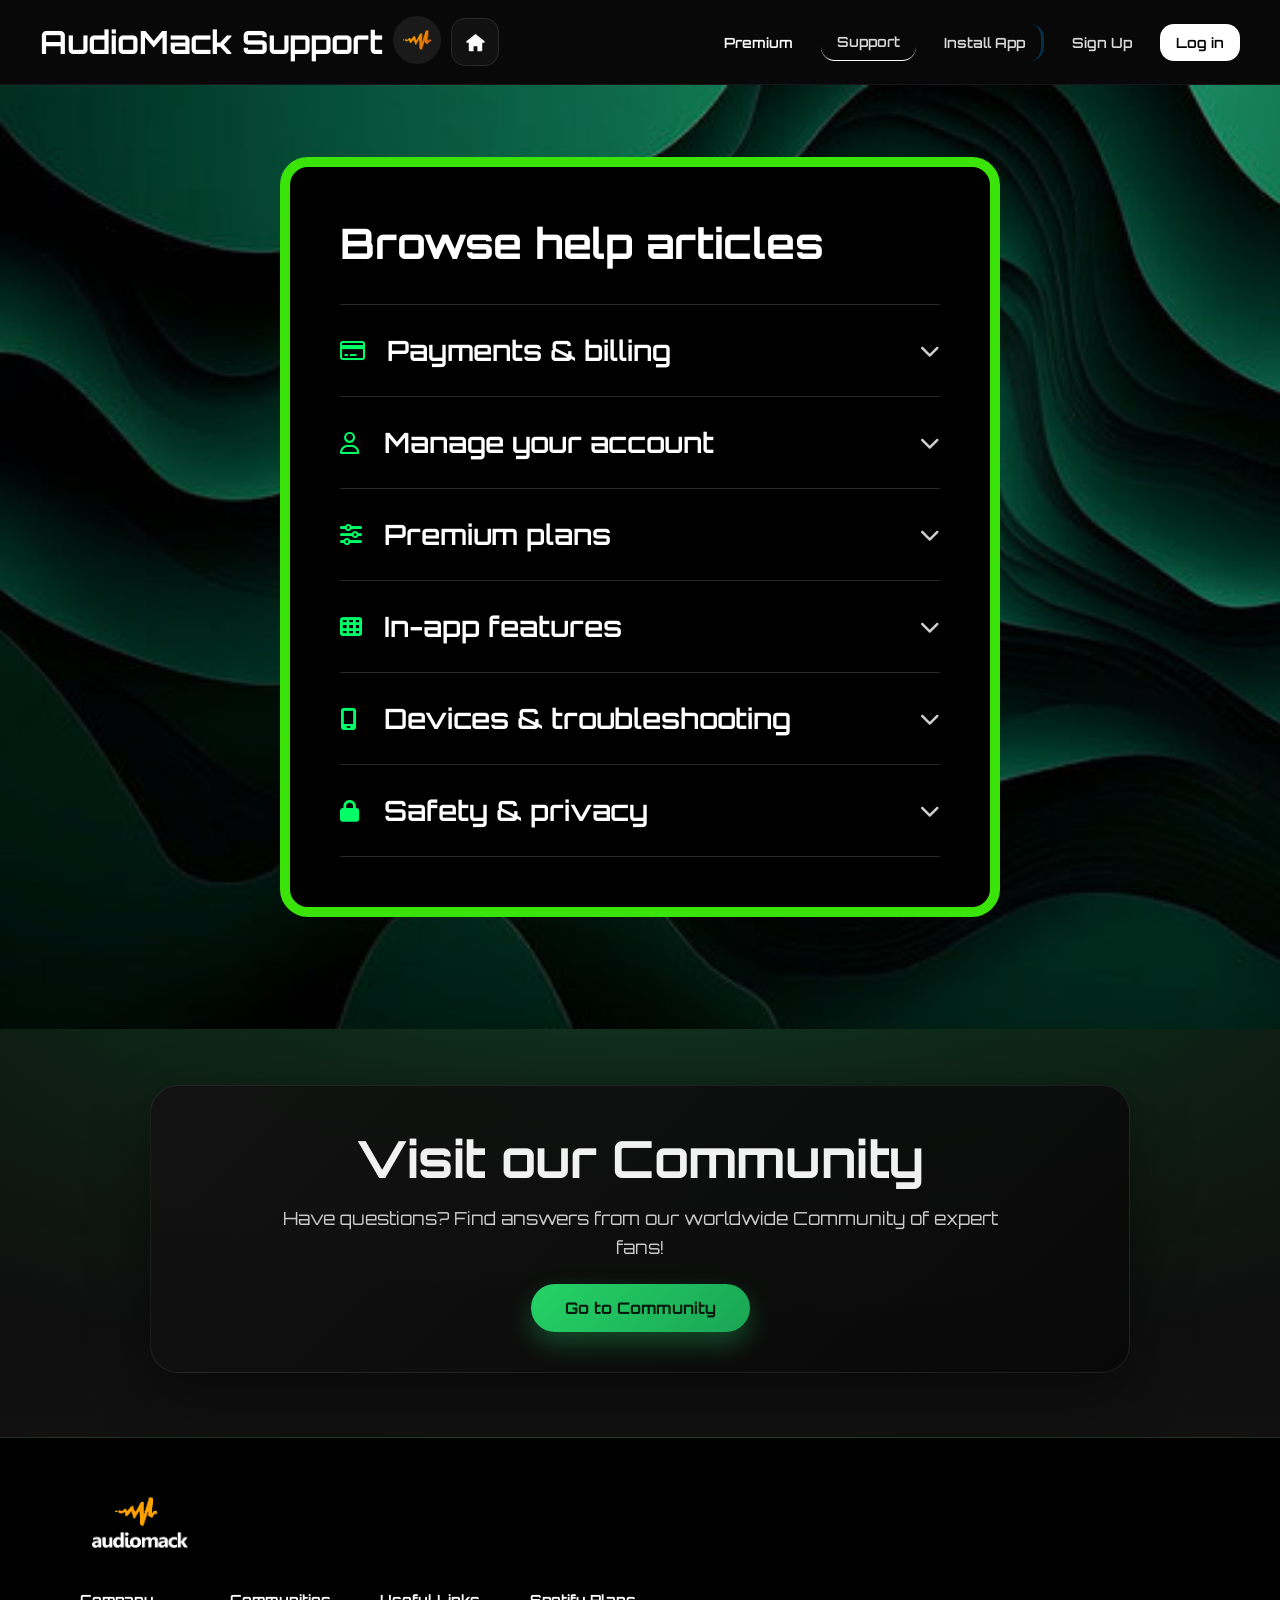
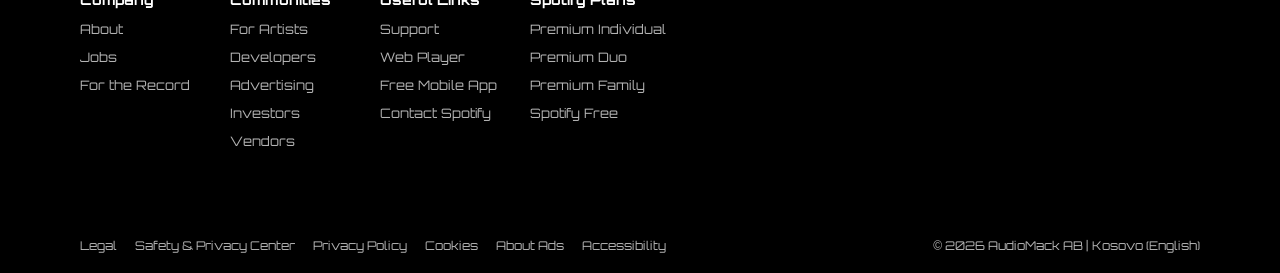
<file: support.html>
<!DOCTYPE html>
<html lang="en">
<head>
  <meta charset="UTF-8" />
  <meta name="viewport" content="width=device-width, initial-scale=1.0"/>
  <title>Help Articles</title>
    <link rel="stylesheet" href="support.css">
  <link rel="preconnect" href="https://fonts.googleapis.com">
  <link rel="preconnect" href="https://fonts.gstatic.com" crossorigin>
  <link href="https://fonts.googleapis.com/css2?family=Poppins:wght@400;500;600;700&display=swap" rel="stylesheet">
  <link href="https://fonts.googleapis.com/css2?family=Orbitron:wght@900&display=swap" rel="stylesheet">

  <link
    rel="stylesheet"
    href="https://cdnjs.cloudflare.com/ajax/libs/font-awesome/6.5.1/css/all.min.css"
  />
</head>
<body>
      <div class="nav-bar">
    <div class="logo-section">
      <div class="logo"> 
        <h1>AudioMack Support</h1>
        <a href="index.html"><img src="images (2).png" alt=""></a>
        <a href="index.html"><div class="home-icon">
          <svg xmlns="http://www.w3.org/2000/svg" viewBox="0 0 24 24" fill="currentColor">
            <path d="M12 3.2 2.8 10.5a1 1 0 0 0 .6 1.8H5V20a1 1 0 0 0 1 1h4v-5h4v5h4a1 1 0 0 0 1-1v-7.7h1.6a1 1 0 0 0 .6-1.8L12 3.2Z"/>
          </svg>
        </div></a>
        <button class="hamburger" id="hamburger" aria-label="Toggle menu">
          <span></span>
          <span></span>
          <span></span>
        </button>
      </div>
    </div>

    <div class="link-section" id="linkSection">
      <a href="premium.html" class="nav-premium">Premium</a>
      <a href="support.html" class="support">Support</a>
      <a href="install.html" class="install">Install App</a>
      <a href="signup.html" class="signup">Sign Up</a>
      <a href="login.html" class="login">Log in</a>
    </div>
  </div>
  <div class="background">
  <div class="help-container">

    <h1 class="help-title">Browse help articles</h1>

    <div class="help-item">
      <div class="help-header">
        <div class="left">
          <i class="fa-regular fa-credit-card"></i>
          <h3>Payments & billing</h3>
        </div>

        <i class="fa-solid fa-chevron-down arrow"></i>
      </div>

      <div class="content">
        <p>
          Learn about subscriptions, refunds, payment methods, and invoices.
        </p>
      </div>
    </div>

    <div class="help-item">
      <div class="help-header">
        <div class="left">
          <i class="fa-regular fa-user"></i>
          <h3>Manage your account</h3>
        </div>

        <i class="fa-solid fa-chevron-down arrow"></i>
      </div>

      <div class="content">
        <p>
          Update your email, password, username, and account settings.
        </p>
      </div>
    </div>

    <div class="help-item">
      <div class="help-header">
        <div class="left">
          <i class="fa-solid fa-sliders"></i>
          <h3>Premium plans</h3>
        </div>

        <i class="fa-solid fa-chevron-down arrow"></i>
      </div>

      <div class="content">
        <p>
          Compare plans and discover premium features available to you.
        </p>
      </div>
    </div>

    <div class="help-item">
      <div class="help-header">
        <div class="left">
          <i class="fa-solid fa-table-cells"></i>
          <h3>In-app features</h3>
        </div>

        <i class="fa-solid fa-chevron-down arrow"></i>
      </div>

      <div class="content">
        <p>
          Explore all the tools and features available inside the app.
        </p>
      </div>
    </div>

    <div class="help-item">
      <div class="help-header">
        <div class="left">
          <i class="fa-solid fa-mobile-screen"></i>
          <h3>Devices & troubleshooting</h3>
        </div>

        <i class="fa-solid fa-chevron-down arrow"></i>
      </div>

      <div class="content">
        <p>
          Fix playback, connection, and device compatibility issues quickly.
        </p>
      </div>
    </div>

    <div class="help-item">
      <div class="help-header">
        <div class="left">
          <i class="fa-solid fa-lock"></i>
          <h3>Safety & privacy</h3>
        </div>

        <i class="fa-solid fa-chevron-down arrow"></i>
      </div>

      <div class="content">
        <p>
          Learn how your data is protected and how privacy settings work.
        </p>
      </div>
    </div>

  </div>
  </div>
  <div class="community-cta" aria-label="Community">
    <div class="community-cta-inner">
      <h2 class="community-title">Visit our Community</h2>
      <p class="community-text">
        Have questions? Find answers from our worldwide Community of expert fans!
      </p>
      <a class="community-button" href="https://audiomack.zendesk.com/hc/en-us">Go to Community</a>
    </div>
  </div>
  <footer>
    <div class="footer">
      <div class="footer-logo">
        <img src="audio.png" alt="Logo">
      </div>
      <div class="footer-links">
        <div class="footer-column">
          <h4>Company</h4>
          <ul>
            <li><a href="#">About</a></li>
            <li><a href="#">Jobs</a></li>
            <li><a href="#">For the Record</a></li>
          </ul>
        </div>
        <div class="footer-column">
          <h4>Communities</h4>
          <ul>
            <li><a href="#">For Artists</a></li>
            <li><a href="#">Developers</a></li>
            <li><a href="#">Advertising</a></li>
            <li><a href="#">Investors</a></li>
            <li><a href="#">Vendors</a></li>
          </ul>
        </div>
        <div class="footer-column">
          <h4>Useful Links</h4>
          <ul>
            <li><a href="#">Support</a></li>
            <li><a href="#">Web Player</a></li>
            <li><a href="#">Free Mobile App</a></li>
            <li><a href="#">Contact Spotify</a></li>
          </ul>
        </div>
        <div class="footer-column">
          <h4>Spotify Plans</h4>
          <ul>
            <li><a href="#">Premium Individual</a></li>
            <li><a href="#">Premium Duo</a></li>
            <li><a href="#">Premium Family</a></li>
            <li><a href="#">Spotify Free</a></li>
          </ul>
        </div>
      </div>
    </div>
  </footer>
  <div class="footer-bottom">
    <div>
      <a href="#">Legal</a>
      <a href="#">Safety &amp; Privacy Center</a>
      <a href="#">Privacy Policy</a>
      <a href="#">Cookies</a>
      <a href="#">About Ads</a>
      <a href="#">Accessibility</a>
    </div>
    <div>© 2026 AudioMack AB | Kosovo (English)</div>
  </div>
  <script>
    const hamburger = document.getElementById("hamburger");
    const linkSection = document.getElementById("linkSection");

    if (hamburger && linkSection) {
      hamburger.addEventListener("click", () => {
        linkSection.classList.toggle("active");
        hamburger.classList.toggle("active");
      });

      linkSection.querySelectorAll("a").forEach(link => {
        link.addEventListener("click", () => {
          linkSection.classList.remove("active");
          hamburger.classList.remove("active");
        });
      });
    }

    const items = document.querySelectorAll(".help-item");

    items.forEach(item => {
      const header = item.querySelector(".help-header");

      header.addEventListener("click", () => {
        item.classList.toggle("active");
      });
    });
  </script>

</body>
</html>
</file>
<file: index.css>
/* ===== RESET ===== */

  *{
    margin:0;
    padding:0;
    /* border: 1px solid red; */
    box-sizing:border-box;
  }

  body{
    background:#0a0a0a;
    font-family:'Poppins',sans-serif;
  }
  .main{
    display:flex;
    justify-content: start;
    padding:20px 40px;
    /* min-height:calc(100vh - 85px); */
    width: 100%;
    gap: 10px;
    overflow: hidden;
   
  }
  /* ===== CONTAINER ===== */

  .container{
    display:flex;
    justify-content: start;
    padding:20px 40px;
    /* min-height:calc(100vh - 85px); */
    width: 60%;
    gap: 7px;
    overflow: hidden;
    float: right;
  }

  /* ===== SIDEBAR ===== */

  .sidebar{
    width:40%;
    background:rgba(20,20,20,0.6);
    border:1px solid rgba(255,255,255,0.06);
    border-radius:20px;
    padding:24px;
    /* display:flex;
    justify-content: start;
    flex-direction:column;
    gap:16px;
    height:fit-content; */
    
  }

  .library-header{
    display:flex;
    justify-content:space-between;
    align-items:center;
    margin-bottom:8px;
  }

  .library-header h2{
    font-size:18px;
    font-weight:700;
    color:white;
  }

  .create-btn{
    display:flex;
    align-items:center;
    gap:6px;
    background:none;
    border:none;
    color:#b3b3b3;
    font-size:14px;
    font-weight:600;
    cursor:pointer;
    transition:0.3s ease;
  }

  .create-btn:hover{
    color:white;
  }

  .library-card{
    background:rgba(40,40,40,0.8);
    border-radius:16px;
    padding:20px;
    display:flex;
    flex-direction:column;
    margin-top:12px;
    gap:12px;
  }

  .library-card h3{
    font-size:16px;
    font-weight:700;
    color:white;
  }

  .library-card p{
    font-size:14px;
    color:#b3b3b3;
    line-height:1.4;
  }

  .card-btn{
    background:white;
    color:#000;
    border:none;
    border-radius:24px;
    padding:10px 24px;
    font-size:14px;
    font-weight:600;
    cursor:pointer;
    transition:0.3s ease;
    align-self:flex-start;
    font-family: 'Orbitron', sans-serif;
  }

  .card-btn:hover{
    transform:scale(1.05);
  }

  .library-footer{
    display:flex;
    flex-direction:column ;
    gap:12px;
    margin-top:8px;
    padding-top:16px;
    border-top:1px solid rgba(255,255,255,0.06);
    font-family: 'Orbitron', sans-serif;
  }

  .library-footer a{
    color:#b3b3b3;
    text-decoration:none;
    font-size:12px;
    transition:0.3s ease;
  }

  .library-footer a:hover{
    color:white;
  }

  .language-btn{
    display:flex;
    align-items:center;
    justify-content:center;
    gap:8px;
    background:rgba(255,255,255,0.1);
    border:1px solid rgba(255,255,255,0.2);
    border-radius:24px;
    padding:8px 16px;
    color:white;
    font-size:13px;
    font-weight:600;
    cursor:pointer;
    transition:0.3s ease;
  }

  .language-btn:hover{
    background:rgba(255,255,255,0.15);
    border-color:rgba(255,255,255,0.3);
  }

  .main-content{
    flex:1;
  }

  /* ===== NAVBAR ===== */

  .nav-bar{
    width:100%;
    height:85px;
    padding:0 40px;

    display:flex;
    justify-content:flex-start;
    align-items:center;
    gap:25px;
    float: left;
    position:sticky;
    top:0;
    z-index:1000;

    background:rgba(10,10,10,0.85);
    backdrop-filter:blur(18px);

    border-bottom:1px solid rgba(255,255,255,0.06);
  }

  /* ===== LOGO SECTION ===== */

  .logo-section{
    display:flex;
    align-items:center;
    flex-shrink:0;
  }

  /* ===== LOGO ===== */

  .logo{
    display:flex;
    align-items:center;
    gap:10px;
    cursor:pointer;
  }

  .logo img{
    width:48px;
    height:48px;
    object-fit:cover;
    border-radius:50%;
    flex-shrink:0;

    transition:0.3s ease;
  }

  .logo img:hover{
    transform:scale(1.08) rotate(3deg);
  }
  .home-icon{
    width:48px;
    height:48px;
    flex-shrink:0;

    display:flex;
    align-items:center;
    justify-content:center;

    border-radius:14px;

    background:#111;
    border:1px solid #2a2a2a;

    color:white;

    cursor:pointer;

    transition:0.3s ease;
  }

  .home-icon svg{
    width:23px;
    height:23px;

    transition:0.3s ease;
  }

  .home-icon:hover{
    background:#1b1b1b;


    transform:translateY(-2px);
  }

  .home-icon:hover svg{
    transform:scale(1.08);
  }
  /* ===== SEARCH ===== */

  .search{
    flex:1;
    min-width:250px;
    max-width:420px;
    height:52px;
    font-weight: bolder;
    display:flex;
    align-items:center;
    gap:12px;

    padding:0 18px;

    border-radius:18px;

    background:#161616;
    border:2px solid transparent;

    transition:0.35s ease;

    position:relative;
    overflow:hidden;
  }
  .input{
    font-family: 'Poppins', sans-serif;
    font-size: 15px;
    font-weight: bolder;
  }
  .nav-title{
  font-size: 800px;
  letter-spacing: 2px;
  }

  /* Glow effect */

  .search::before{
    content:"";
    position:absolute;
    inset:-2px;

    background:linear-gradient(
      90deg,
      #00d4ff,
      #0066ff,
      #00d4ff
    );

    opacity:0;
    transition:0.4s ease;
    z-index:0;
  }

  .search:focus-within::before{
    opacity:1;
    animation:borderMove 3s linear infinite;
  }

  .search::after{
    content:"";
    position:absolute;
    inset:2px;
    background:#161616;
    border-radius:16px;
    z-index:1;
  }

  @keyframes borderMove{
    0%{
      filter:hue-rotate(0deg);
    }

    100%{
      filter:hue-rotate(360deg);
    }
  }

  .search input,
  .search-btn{
    position:relative;
    z-index:2;
    border-left: 1px solid #2a2a2a;
  }

  .search input{
    flex:1;
    border:none;
    outline:none;
    background:none;

    color:white;

    font-size:15px;
    font-weight:500;
  }

  .search input::placeholder{
    color:#7d7d7d;
  }

  .search-btn{
    border:none;
    background:none;

    color:#888;

    display:flex;
    align-items:center;
    justify-content:center;

    cursor:pointer;

    transition:0.3s ease;
  }

  .search-btn:hover{
    color:#00d4ff;
    transform:scale(1.15);
  }

  /* ===== NAV TITLE ===== */

  .nav-title{
    font-family: 'Lobster', cursive;
    font-size:55px;
    font-weight:700;
    white-space:nowrap;
    flex-shrink:0;
    letter-spacing: 10px;
    display: flex;
    align-items: center;
    justify-content: center;
    background:linear-gradient(
      90deg,
      #00d4ff,
      #044690,
      #2006a1,
      #08cdc9
    );
    background-size:200% 100%;
    -webkit-background-clip:text;
    -webkit-text-fill-color:transparent;
    background-clip:text;
    animation:gradientShift 4s ease infinite;
  }

  @keyframes gradientShift{
    0%{
      background-position:0% 50%;
    }
    50%{
      background-position:100% 50%;
    }
    100%{
      background-position:0% 50%;
    }
  }
  .nav-title:hover{
    animation-play-state:paused;
    transition: 0.3s ease;
    letter-spacing: 12px;
    cursor: pointer;
  } 
  .link-section{
    display:flex;
    align-items:center;
    gap:12px;
    margin-left:auto;
  }

  .link-section a{
    color:#d8d8d8;
    text-decoration:none;

    padding:10px 16px;
    border-radius:14px;

    font-size:14px;
    font-weight:600;
    white-space:nowrap;

    position:relative;
    overflow:hidden;

    transition:0.3s ease;
  }
  .install{
    border-right: 3px solid #03314a;
  }
  .link-section a:last-child{
    color: black;
    background-color: white;
  }
  .link-section a:last-child:hover{
    background-color: black;
    color: white;
    transition: 0.3s ease;
    transform: scale(1.1);
  }
  /* hover background */

  .link-section a::before{
    content:"";
    position:absolute;
    inset:0;

    background:linear-gradient(
      135deg,
      rgba(0,212,255,0.18),
      rgba(0,102,255,0.18)
    );

    opacity:0;
    transition:0.3s ease;
  }

  .link-section a:hover::before{
    opacity:1;
  }

  .link-section a:hover{
    color:white;
    transform:translateY(-2px);
  }

  /* Active button */

  .link-section a:first-child{
    background:linear-gradient(
      135deg,
    );

    color:white;

  }

  /* ===== HAMBURGER ===== */

  .hamburger{
    display:none;
    flex-direction:column;
    justify-content:center;
    gap:5px;
    flex-shrink:0;

    background:none;
    border:none;

    cursor:pointer;
  }

  .hamburger span{
    width:28px;
    height:3px;

    background:white;

    border-radius:20px;

    transition:0.35s ease;
  }

  .hamburger.active span:nth-child(1){
    transform:rotate(45deg) translateY(11px);
  }

  .hamburger.active span:nth-child(2){
    opacity:0;
  }

  .hamburger.active span:nth-child(3){
    transform:rotate(-45deg) translateY(-11px);
  }

  /* ===== TABLET ===== */

  @media(max-width:950px){

    .nav-bar{
      padding:0 20px;
    }

    .search{
      max-width:350px;
    }

    .link-section{
      gap:5px;
    }

    .link-section a{
      padding:10px 12px;
      font-size:14px;
    }
  }

  /* ===== MOBILE ===== */

  @media(max-width:768px){

    .nav-bar{
      flex-wrap:wrap;
    }

    .logo-section{
      width:100%;
    }

    .hamburger{
      display:flex;
    }

    .search{
      max-width:none;
      flex:1;
    }

    .link-section{
      position:absolute;

      top:100%;
      left:0;

      width:100%;

      background:rgba(8,8,8,0.98);
      backdrop-filter:blur(20px);

      flex-direction:column;
      align-items:flex-start;

      padding:0;

      max-height:0;
      overflow:hidden;

      transition:0.4s ease;
    }

    .link-section.active{
      max-height:400px;
      padding:15px;
    }

    .link-section a{
      width:100%;
      border-radius:12px;
    }
  }

  /* ===== SMALL MOBILE ===== */

  @media(max-width:500px){

    .nav-bar{
      height:auto;
      padding:12px;
      gap:10px;
    }

    .logo-section{
      gap:8px;
      width:100%;
    }

    .logo-section > div:first-child{
      gap:8px;
    }

    .logo{
      gap:8px;
    }

    .logo img,
    .home-icon{
      width:36px;
      height:36px;
    }

    .search{
      height:44px;
      padding:0 12px;
      flex:1;
    }

    .search input{
      font-size:13px;
    }

    .hamburger{
      margin-left:auto;
    }

    .link-section{
      width:100%;
    }
  }
  /* ========================= */
  /* LARGE LAPTOPS */
  /* ========================= */

  @media (max-width: 1400px){

    .nav-title{
      font-size:42px;
      letter-spacing:6px;
    }

    .sidebar{
      width:380px;
    }

    .search{
      max-width:340px;
    }
  }

  /* ========================= */
  /* TABLETS */
  /* ========================= */

  @media (max-width: 1100px){

    .container{
      padding:16px;
      gap:16px;
    }

    .sidebar{
      width:320px;
      padding:18px;
    }

    .nav-title{
      font-size:32px;
      letter-spacing:4px;
    }

    .search{
      max-width:280px;
      min-width:180px;
    }

    .link-section a{
      font-size:13px;
      padding:8px 10px;
    }

    .nav-bar{
      gap:16px;
      padding:0 18px;
    }
  }

  /* ========================= */
  /* SMALL TABLETS */
  /* ========================= */

  @media (max-width: 900px){

    .nav-title{
      display:none;
    }

    .sidebar{
      width:280px;
    }

    .search{
      max-width:none;
    }

    .install{
      border-right:none;
    }
  }

  /* ========================= */
  /* MOBILE */
  /* ========================= */

  @media (max-width: 768px){

    .container{
      flex-direction:column;
      padding:12px;
    }

    .sidebar{
      width:100%;
      position:relative;
      top:0;
    }

    .nav-bar{
      height:auto;
      flex-wrap:wrap;
      padding:14px;
      gap:12px;
    }

    .logo-section{
      width:auto;
    }

    .search{
      order:3;
      width:100%;
      max-width:100%;
      min-width:0;
    }

    .hamburger{
      display:flex;
      margin-left:auto;
    }

    .link-section{
      position:absolute;

      top:100%;
      left:0;

      width:100%;

      background:#0d0d0d;

      flex-direction:column;
      align-items:flex-start;

      padding:0;

      max-height:0;

      overflow:hidden;

      transition:0.35s ease;

      border-bottom:1px solid rgba(255,255,255,0.06);
    }

    .link-section.active{
      max-height:500px;
      padding:14px;
    }

    .link-section a{
      width:100%;
      padding:14px;
      border-radius:12px;
    }
  }

  /* ========================= */
  /* SMALL MOBILE */
  /* ========================= */

  @media (max-width: 500px){

    .logo img,
    .home-icon{
      width:40px;
      height:40px;
    }

    .home-icon svg{
      width:18px;
      height:18px;
    }

    .search{
      height:46px;
      border-radius:14px;
    }

    .search input{
      font-size:14px;
    }

    .library-header h2{
      font-size:16px;
    }

    .library-card{
      padding:16px;
    }

    .library-card h3{
      font-size:14px;
    }

    .library-card p{
      font-size:12px;
    }

    .card-btn{
      width:100%;
      justify-content:center;
    }

    .language-btn{
      width:100%;
    }
  }
  /* ========================= */
  /* POPULAR ARTISTS SECTION */
  /* ========================= */

  .popular-artists{
    width:100%;

    padding:24px;

    border-radius:22px;

    background:linear-gradient(
      180deg,
      rgba(35,35,35,0.95),
      rgba(12,12,12,0.98)
    );

    overflow:hidden;
  }

  /* HEADER */

  .section-header{
    display:flex;
    justify-content:space-between;
    align-items:center;

    margin-bottom:24px;
  }

  .section-header h2{
    color:white;
    font-size:23px;
    font-weight:700;
  }

  .section-header a{
    color:#b3b3b3;
    text-decoration:none;

    font-size:16px;
    font-weight:600;

    transition:0.3s ease;
  }

  .section-header a:hover{
    color:white;
  }

  /* ROW */

  .artist-row{
    display:flex;
    justify-content: start;
    flex-direction: row;
    gap:18px;

    overflow-x:auto;

    scrollbar-width:none;
  }

  .artist-row::-webkit-scrollbar{
    display:none;
  }

  /* CARD */

  .artist-card{
    min-width:220px;

    padding:14px;

    border-radius:18px;

    transition:0.35s ease;

    cursor:pointer;

    position:relative;
  }

  .artist-card:hover{
    background:rgba(255,255,255,0.05);
  }

  /* IMAGE */

  .artist-image{
    width:100%;
    aspect-ratio:1/1;

    border-radius:50%;

    overflow:hidden;

    position:relative;

    margin-bottom:16px;
  }
  .artist-image:hover{
    border-radius: 5%;
    transition: 0.4s  ease-in;
  }
  .artist-image img{
    width:100%;
    height:100%;

    object-fit:cover;

    transition:0.4s ease;
  }

  .artist-card:hover img{
    transform:scale(1.06);
  }

  /* INFO */

  .artist-info h3{
    color:white;
    font-size:18px;
    font-weight:600;
    font-family: 'Pacifico', 'Shrikhand', 'Lobster', cursive;
    margin-bottom:4px;
  }

  .artist-info p{
    color:#b3b3b3;
    font-size:15px;
    font-family: 'Pacifico', 'Shrikhand', 'Lobster', cursive;
  }

  /* PLAY BUTTON */

  .play-btn{
    position:absolute;

    right:12px;
    bottom:12px;

    width:58px;
    height:58px;

    border:none;

    border-radius:50%;

    background:#1ed760;

    display:flex;
    align-items:center;
    justify-content:center;

    cursor:pointer;

    opacity:0;
    transform:translateY(12px);

    transition:0.35s ease;

    box-shadow:
      0 8px 20px rgba(0,0,0,0.4);
  }

  .play-btn svg{
    width:28px;
    height:28px;

    color:black;
  }

  .artist-card:hover .play-btn{
    opacity:1;
    transform:translateY(0);
  }

  /* ACTIVE CARD */

  .active-card{
    background:rgba(255,255,255,0.04);
  }
  .popular-artists{
    width:100%;

    padding:24px;

    border-radius:22px;

    background:linear-gradient(
      180deg,
      rgba(35,35,35,0.95),
      rgba(12,12,12,0.98)
    );

    overflow:hidden;
  }


  /* HEADER */

  .section-header{
    display:flex;
    justify-content:space-between;
    align-items:center;
    font-family: 'Pacifico', 'Shrikhand', 'Lobster', cursive;
    margin-bottom:24px;
  }

  .section-header h2{
    color:white;
    font-size:23px;
    font-weight:700;
  }

  .section-header a{
    color:#b3b3b3;
    text-decoration:none;

    font-size:16px;
    font-weight:600;

    transition:0.3s ease;
  }

  .section-header a:hover{
    color:white;
  }

  /* ROW */

  .artist-row{
    display:flex;
    gap:18px;

    overflow-x:auto;

    scrollbar-width:none;
  }

  .artist-row::-webkit-scrollbar{
    display:none;
  }

  /* CARD */

  .artist-card1{
    min-width:220px;

    padding:14px;

    border-radius:18px;

    transition:0.35s ease;

    cursor:pointer;

    position:relative;
  }

  .artist-card1:hover{
    background:rgba(255,255,255,0.05);
  }

  /* IMAGE */

  .artist-image1{
    width:100%;
    aspect-ratio:1/1;

    border-radius:5%;

    overflow:hidden;

    position:relative;

    margin-bottom:16px;
  }
  .artist-image1:hover{
    border-radius: 50%;
    transition: 0.4s  ease-in-out;
  }
  .artist-image1 img{
    width:100%;
    height:100%;

    object-fit:cover;

    transition:0.4s ease;
  }

  .artist-card1:hover img{
    transform:scale(1.06);
  }

  /* INFO */

  .artist-info h3{
    color:white;
    font-size:18px;
    font-weight:600;

    margin-bottom:4px;
  }

  .artist-info p{
    color:#b3b3b3;
    font-size:15px;
  }

  /* PLAY BUTTON */

  .play-btn{
    position:absolute;

    right:12px;
    bottom:12px;

    width:58px;
    height:58px;

    border:none;

    border-radius:50%;

    background:#1ed760;

    display:flex;
    align-items:center;
    justify-content:center;

    cursor:pointer;

    opacity:0;
    transform:translateY(12px);

    transition:0.35s ease;

    box-shadow:
      0 8px 20px rgba(0,0,0,0.4);
  }

  .play-btn svg{
    width:28px;
    height:28px;

    color:black;
  }

  .artist-card1:hover .play-btn{
    opacity:1;
    transform:translateY(0);
  }

  /* ACTIVE CARD */

  .active-card1{
    background:rgba(255,255,255,0.04);
  }

  /* SHOW MORE BUTTON */

  .show-more-btn {
    display: flex;
    align-items: center;
    justify-content: center;
    margin: 30px auto;
    width: 50px;
    height: 50px;
    background: #1ed760;
    color: black;
    border: none;
    border-radius: 50%;
    cursor: pointer;
    transition: 0.3s ease;
  }

  .show-more-btn svg {
    width: 24px;
    height: 24px;
    transition: 0.3s ease;
  }

  .show-more-btn:hover {
    background: #1db954;
    transform: scale(1.1);
  }

  .show-more-btn.active svg {
    transform: rotate(180deg);
  }

  .show-more-btn:active {
    transform: scale(0.95);
  }

.hidden-items{
  max-height:0;
  overflow:hidden;
  transition:0.5s ease;
}

.hidden-items.active{
  max-height:2000px;
}
.extra-cards{
  display:none;
}

.extra-cards.active{
  display:block;
  margin-top:20px;
}
footer {
      background-color: #000;
      padding: 40px 80px;
      display: flex;
      justify-content: space-between;
      flex-wrap: wrap;
    }

    .footer-logo {
      flex: 1;
      margin-bottom: 20px;
    }

    .footer-logo img {
      width: 120px;
    }

    .footer-links {
      flex: 3;
      display: flex;
      justify-content: space-between;
      flex-wrap: wrap;
    }

    .footer-column {
      min-width: 150px;
      margin-bottom: 20px;
    }

    .footer-column h4 {
      color: #fff;
      font-size: 14px;
      margin-bottom: 10px;
    }

    .footer-column ul {
      list-style: none;
      padding: 0;
      margin: 0;
    }

    .footer-column ul li {
      margin-bottom: 8px;
    }

    .footer-column ul li a {
      color: #b3b3b3;
      text-decoration: none;
      font-size: 13px;
    }

    .footer-column ul li a:hover {
      text-decoration: underline;
    }

    .social-icons {
      display: flex;
      gap: 15px;
      margin-top: 20px;
    }

    .social-icons a {
      color: #fff;
      font-size: 20px;
      text-decoration: none;
    }

    .footer-bottom {
      background-color: #000;
      padding: 20px 80px;
      font-size: 12px;
      color: #b3b3b3;
      display: flex;
      justify-content: space-between;
      flex-wrap: wrap;
    }

    .footer-bottom a {
      color: #b3b3b3;
      text-decoration: none;
      margin-right: 15px;
    }

    .footer-bottom a:hover {
      text-decoration: underline;
    }
    /* HAMBURGER BUTTON */
.hamburger {
  display: none;
  flex-direction: column;
  gap: 5px;
  background: none;
  border: none;
  cursor: pointer;
  z-index: 1001;
}

.hamburger span {
  width: 28px;
  height: 3px;
  background: white;
  border-radius: 5px;
  transition: 0.3s;
}

/* MOBILE MENU */
.mobile-menu {
  position: absolute;
  top: 85px;
  right: 0;
  width: 220px;

  background: rgba(10,10,10,0.95);
  backdrop-filter: blur(15px);

  display: flex;
  flex-direction: column;

  padding: 10px;
  gap: 10px;

  border-left: 1px solid rgba(255,255,255,0.1);

  transform: translateX(100%);
  transition: 0.3s ease;
}

/* OPEN STATE */
.mobile-menu.active {
  transform: translateX(0);
}

/* LINKS */
.mobile-menu a {
  color: white;
  text-decoration: none;
  padding: 10px;
  border-radius: 10px;
  font-weight: 600;
  transition: 0.2s;
}

.mobile-menu a:hover {
  background: rgba(255,255,255,0.08);
}

/* SHOW HAMBURGER ON MOBILE */
@media (max-width: 768px) {
  .hamburger {
    display: flex;
  }
}
    /* =========================
   GLOBAL RESPONSIVE FIX
========================= */

img {
  max-width: 100%;
  height: auto;
}

/* Prevent overflow issues */
body {
  overflow-x: hidden;
}

/* =========================
   TABLET (<= 1024px)
========================= */

@media (max-width: 1024px) {

  .container {
    flex-direction: column;
    width: 100%;
    padding: 16px;
  }

  .sidebar {
    position: relative;
    width: 100%;
    top: 0;
    border-radius: 16px;
  }

  .main-content {
    width: 100%;
  }

  .artist-row {
    gap: 14px;
  }

  .artist-card,
  .artist-card1 {
    min-width: 180px;
  }

  footer {
    padding: 30px;
  }

  .footer-links {
    gap: 20px;
  }
}

/* =========================
   MOBILE (<= 768px)
========================= */

@media (max-width: 768px) {

  .nav-bar {
    flex-wrap: wrap;
    height: auto;
    padding: 12px;
  }

  .search {
    order: 3;
    width: 100%;
    max-width: 100%;
  }

  .nav-title {
    font-size: 28px;
    letter-spacing: 3px;
  }

  .container {
    padding: 12px;
  }

  .popular-artists {
    padding: 16px;
  }

  .artist-row {
    gap: 12px;
  }

  .artist-card,
  .artist-card1 {
    min-width: 160px;
  }

  /* Footer stacks */
  footer {
    flex-direction: column;
    padding: 24px;
  }

  .footer-links {
    flex-direction: column;
    gap: 20px;
  }

  .footer-bottom {
    flex-direction: column;
    gap: 10px;
    padding: 16px;
  }
}

/* =========================
   SMALL MOBILE (<= 480px)
========================= */

@media (max-width: 480px) {

  .nav-title {
    font-size: 22px;
  }

  .search {
    height: 44px;
  }

  .artist-card,
  .artist-card1 {
    min-width: 140px;
    padding: 10px;
  }

  .section-header h2 {
    font-size: 18px;
  }

  .section-header a {
    font-size: 13px;
  }

  .library-card {
    padding: 14px;
  }

  .card-btn {
    width: 100%;
    text-align: center;
  }

  .footer-column h4 {
    font-size: 13px;
  }

  .footer-column ul li a {
    font-size: 12px;
  }
}
.footer{
  
}
</file>
<file: install.css>
* {
  box-sizing: border-box;
  margin: 0;
  padding: 0;
}

:root {
  --ink: #0b0d12;
  --deep: #0b1224;
  --blue: #2d5bff;
  --blue-soft: #7aa3ff;
  --red: #ff4d5a;
  --red-soft: #ff8a95;
  --glass: rgba(255, 255, 255, 0.16);
  --text: #0f1016;

}

body {
  font-family: "Poppins", sans-serif;
  background: radial-gradient(circle at top, #1b2a6f, #0b0d12 70%);
  background-image: url("blue background.jpg"), radial-gradient(circle at top, #1b2a6f, #0b0d12 70%);
  background-size: cover;
  background-repeat: no-repeat;
  background-position: center top;
  color: var(--text);
  min-height: 100vh;
}

.nav-bar {
  width: 100%;
  height: 85px;
  padding: 0 40px;
  display: flex;
  justify-content: flex-start;
  align-items: center;
  gap: 25px;
  position: sticky;
  top: 0;
  z-index: 1000;
  background: rgba(10, 10, 10, 0.85);
  backdrop-filter: blur(18px);
  border-bottom: 1px solid rgba(255, 255, 255, 0.06);
}

.logo-section {
  display: flex;
  align-items: center;
  flex-shrink: 0;
}

.logo {
  display: flex;
  align-items: center;
  gap: 10px;
  cursor: pointer;
}

.logo img {
  width: 48px;
  height: 48px;
  object-fit: cover;
  border-radius: 50%;
  flex-shrink: 0;
  transition: 0.3s ease;
}

.logo img:hover {
  transform: scale(1.08) rotate(3deg);
}

.home-icon {
  width: 48px;
  height: 48px;
  flex-shrink: 0;
  display: flex;
  align-items: center;
  justify-content: center;
  border-radius: 14px;
  background: #111;
  border: 1px solid #2a2a2a;
  color: white;
  cursor: pointer;
  transition: 0.3s ease;
}

.home-icon svg {
  width: 23px;
  height: 23px;
  transition: 0.3s ease;
}

.home-icon:hover {
  background: #1b1b1b;
  transform: translateY(-2px);
}

.home-icon:hover svg {
  transform: scale(1.08);
}

.search {
  flex: 1;
  min-width: 250px;
  max-width: 420px;
  height: 52px;
  font-weight: bolder;
  display: flex;
  align-items: center;
  gap: 12px;
  padding: 0 18px;
  border-radius: 18px;
  background: #161616;
  border: 2px solid transparent;
  transition: 0.35s ease;
  position: relative;
  overflow: hidden;
}

.input {
  font-family: "Poppins", sans-serif;
  font-size: 15px;
  font-weight: bolder;
}

.search::before {
  content: "";
  position: absolute;
  inset: -2px;
  background: linear-gradient(90deg, #00d4ff, #0066ff, #00d4ff);
  opacity: 0;
  transition: 0.4s ease;
  z-index: 0;
}

.search:focus-within::before {
  opacity: 1;
  animation: borderMove 3s linear infinite;
}

.search::after {
  content: "";
  position: absolute;
  inset: 2px;
  background: #161616;
  border-radius: 16px;
  z-index: 1;
}

@keyframes borderMove {
  0% {
    filter: hue-rotate(0deg);
  }

  100% {
    filter: hue-rotate(360deg);
  }
}

.search input,
.search-btn {
  position: relative;
  z-index: 2;
  border-left: 1px solid #2a2a2a;
}

.search input {
  flex: 1;
  border: none;
  outline: none;
  background: none;
  color: white;
  font-size: 15px;
  font-weight: 500;
}

.search input::placeholder {
  color: #7d7d7d;
}

.search-btn {
  border: none;
  background: none;
  color: #888;
  display: flex;
  align-items: center;
  justify-content: center;
  cursor: pointer;
  transition: 0.3s ease;
}

.search-btn:hover {
  color: #00d4ff;
  transform: scale(1.15);
}

.nav-title {
  font-family: "Lobster", cursive;
  font-size: 55px;
  font-weight: 700;
  white-space: nowrap;
  flex-shrink: 0;
  letter-spacing: 10px;
  display: flex;
  align-items: center;
  justify-content: center;
  background: linear-gradient(90deg, #00d4ff, #044690, #2006a1, #08cdc9);
  background-size: 200% 100%;
  -webkit-background-clip: text;
  -webkit-text-fill-color: transparent;
  background-clip: text;
  animation: gradientShift 4s ease infinite;
}

@keyframes gradientShift {
  0% {
    background-position: 0% 50%;
  }
  50% {
    background-position: 100% 50%;
  }
  100% {
    background-position: 0% 50%;
  }
}

.nav-title:hover {
  animation-play-state: paused;
  transition: 0.3s ease;
  letter-spacing: 12px;
  cursor: pointer;
}

.link-section {
  display: flex;
  align-items: center;
  gap: 12px;
  margin-left: auto;
}

.link-section a {
  color: #d8d8d8;
  text-decoration: none;
  padding: 10px 16px;
  border-radius: 14px;
  font-size: 14px;
  font-weight: 600;
  white-space: nowrap;
  position: relative;
  overflow: hidden;
  transition: 0.3s ease;
}

.install {
  border-right: 3px solid #03314a;
}

.link-section a:last-child {
  color: black;
  background-color: white;
}

.link-section a:last-child:hover {
  background-color: black;
  color: white;
  transition: 0.3s ease;
  transform: scale(1.1);
}

.link-section a::before {
  content: "";
  position: absolute;
  inset: 0;
  background: linear-gradient(135deg, rgba(0, 212, 255, 0.18), rgba(0, 102, 255, 0.18));
  opacity: 0;
  transition: 0.3s ease;
}

.link-section a:hover::before {
  opacity: 1;
}

.link-section a:hover {
  color: white;
  transform: translateY(-2px);
}

.link-section a:first-child {
  background: linear-gradient(135deg);
  color: white;
}

.hamburger {
  display: none;
  flex-direction: column;
  justify-content: center;
  gap: 5px;
  flex-shrink: 0;
  background: none;
  border: none;
  cursor: pointer;
}

.hamburger span {
  width: 28px;
  height: 3px;
  background: white;
  border-radius: 20px;
  transition: 0.35s ease;
}

.hamburger.active span:nth-child(1) {
  transform: rotate(45deg) translateY(11px);
}

.hamburger.active span:nth-child(2) {
  opacity: 0;
}

.hamburger.active span:nth-child(3) {
  transform: rotate(-45deg) translateY(-11px);
}

.install-page {
  padding: 56px 28px 72px;
  display: flex;
  gap: 28px;
  align-items: flex-start;
  max-width: 1400px;
  margin: 0 auto;
}

.sidebar {
  flex: 0 0 320px;
  background: rgba(13, 18, 36, 0.75);
  border: 1px solid rgba(255, 255, 255, 0.06);
  border-radius: 20px;
  padding: 24px;
}

.library-header {
  display: flex;
  justify-content: space-between;
  align-items: center;
  margin-bottom: 8px;
}

.library-header h2 {
  font-size: 18px;
  font-weight: 700;
  color: white;
}

.create-btn {
  display: flex;
  align-items: center;
  gap: 6px;
  background: none;
  border: none;
  color: #b3b3b3;
  font-size: 14px;
  font-weight: 600;
  cursor: pointer;
  transition: 0.3s ease;
}

.create-btn:hover {
  color: white;
}

.library-card {
  background: rgba(22, 26, 48, 0.85);
  border-radius: 16px;
  padding: 20px;
  display: flex;
  flex-direction: column;
  gap: 20px;
}

.library-card + .library-card {
  margin-top: 16px;
}

.library-card h3 {
  font-size: 16px;
  font-weight: 700;
  color: white;
}

.library-card p {
  font-size: 14px;
  color: #b3b3b3;
  line-height: 1.4;
}

.card-btn {
  background: linear-gradient(135deg, var(--blue), var(--red));
  color: #fff;
  border: none;
  border-radius: 24px;
  padding: 10px 24px;
  font-size: 14px;
  font-weight: 600;
  cursor: pointer;
  transition: 0.3s ease;
  align-self: flex-start;
  font-family: "Orbitron", sans-serif;
}

.card-btn:hover {
  transform: scale(1.05);
}

.library-footer {
  display: flex;
  flex-direction: column;
  gap: 12px;
  margin-top: 16px;
  padding-top: 16px;
  border-top: 1px solid rgba(255, 255, 255, 0.06);
  font-family: "Orbitron", sans-serif;
}

.library-footer a {
  color: #b3b3b3;
  text-decoration: none;
  font-size: 12px;
  transition: 0.3s ease;
}

.library-footer a:hover {
  color: white;
}

.language-btn {
  display: flex;
  align-items: center;
  justify-content: center;
  gap: 8px;
  background: rgba(45, 91, 255, 0.16);
  border: 1px solid rgba(45, 91, 255, 0.35);
  border-radius: 24px;
  padding: 8px 16px;
  color: white;
  font-size: 13px;
  font-weight: 600;
  cursor: pointer;
  transition: 0.3s ease;
  margin-top: 18px;
}

.language-btn:hover {
  background: rgba(255, 77, 90, 0.2);
  border-color: rgba(255, 77, 90, 0.45);
}

.install-hero {
  width: 100%;
  flex: 1 1 0;
  min-width: 0;
  background: linear-gradient(120deg, var(--blue) 0%, var(--blue-soft) 45%, var(--red-soft) 100%);
  border-radius: 26px;
  padding: 48px;
  box-shadow: 0 30px 80px rgba(0, 0, 0, 0.45);
  position: relative;
  overflow: hidden;
}

.install-hero::before {
  content: "";
  position: absolute;
  inset: 14px;
  border-radius: 22px;
  border: 1px solid rgba(255, 255, 255, 0.6);
  pointer-events: none;
}

.install-content {
  display: flex;
  gap: 48px;
  align-items: center;
  position: relative;
  z-index: 1;
}

.install-left {
  flex: 1 1 48%;
}

.brand {
  display: inline-flex;
  align-items: center;
  gap: 10px;
  margin-bottom: 20px;
  font-weight: 600;
}

.brand-mark {
  width: 22px;
  height: 22px;
  border-radius: 50%;
  background: radial-gradient(circle at 30% 30%, var(--blue), var(--red));
  box-shadow: inset 0 0 0 3px #0f1226;
}

.brand-name {
  font-family: "Space Grotesk", sans-serif;
  font-size: 18px;
}

.install-left h1 {
  font-family: "Space Grotesk", sans-serif;
  font-size: clamp(34px, 4vw, 46px);
  line-height: 1.1;
  margin-bottom: 18px;
}

.install-left p {
  font-size: 16px;
  line-height: 1.7;
  max-width: 520px;
}

.install-actions {
  margin-top: 26px;
  display: flex;
  flex-direction: column;
  gap: 12px;
}

.store-button {
  display: inline-flex;
  align-items: center;
  gap: 14px;
  background: linear-gradient(135deg, #1b2a7a, #7b1f3a);
  color: #fff;
  padding: 12px 18px;
  border-radius: 12px;
  text-decoration: none;
  width: fit-content;
  box-shadow: 0 16px 30px rgba(0, 0, 0, 0.2);
  transition: transform 0.2s ease, box-shadow 0.2s ease;
}

.store-button:hover {
  transform: translateY(-2px);
  box-shadow: 0 20px 34px rgba(0, 0, 0, 0.28);
}

.store-icon {
  display: grid;
  grid-template-columns: repeat(2, 10px);
  gap: 3px;
}

.store-icon span {
  width: 10px;
  height: 10px;
  background: #f7f7f7;
  border-radius: 2px;
}

.store-text {
  display: flex;
  flex-direction: column;
  line-height: 1.1;
}

.store-kicker {
  font-size: 11px;
  letter-spacing: 0.4px;
  text-transform: uppercase;
  opacity: 0.7;
}

.store-name {
  font-size: 18px;
  font-weight: 600;
}

.install-link {
  color: #0b2cff;
  font-size: 14px;
  text-decoration: none;
  font-weight: 500;
}

.install-link:hover {
  text-decoration: underline;
}

.install-right {
  flex: 1 1 52%;
  display: flex;
  justify-content: center;
}

.device-frame {
  width: min(520px, 100%);
  position: relative;
}

.device-screen {
  background: linear-gradient(180deg, #171a2b, #0d0f1c);
  border-radius: 16px;
  padding: 18px;
  border: 2px solid #2b2f4b;
  box-shadow: 0 20px 40px rgba(0, 0, 0, 0.35);
  aspect-ratio: 16 / 9;
  display: flex;
  flex-direction: column;
  gap: 16px;
}

.screen-top {
  display: flex;
  align-items: center;
  justify-content: space-between;
  gap: 12px;
}

.screen-dots {
  display: flex;
  gap: 6px;
}

.screen-dots span {
  width: 8px;
  height: 8px;
  border-radius: 50%;
  background: #37407a;
}

.search-pill {
  background: #1e2342;
  color: #c5d3ff;
  padding: 6px 12px;
  border-radius: 999px;
  font-size: 12px;
  white-space: nowrap;
}

.screen-grid {
  display: grid;
  grid-template-columns: repeat(3, 1fr);
  gap: 12px;
}

.tile {
  background: linear-gradient(135deg, #2a2f55, #1a1e36);
  border-radius: 10px;
  aspect-ratio: 4 / 3;
}

.device-base {
  height: 14px;
  width: 76%;
  margin: 10px auto 0;
  border-radius: 0 0 16px 16px;
  background: linear-gradient(180deg, #d4d7f8, #9aa3d9);
  box-shadow: 0 8px 16px rgba(0, 0, 0, 0.25);
}

footer {
  background-color: #000;
  padding: 40px 80px;
  display: flex;
  justify-content: space-between;
  flex-wrap: wrap;
}

.footer-logo {
  flex: 1;
  margin-bottom: 20px;
}

.footer-logo img {
  width: 120px;
}

.footer-links {
  flex: 3;
  display: flex;
  justify-content: space-between;
  flex-wrap: wrap;
}

.footer-column {
  min-width: 150px;
  margin-bottom: 20px;
}

.footer-column h4 {
  color: #fff;
  font-size: 14px;
  margin-bottom: 10px;
}

.footer-column ul {
  list-style: none;
  padding: 0;
  margin: 0;
}

.footer-column ul li {
  margin-bottom: 8px;
}

.footer-column ul li a {
  color: #b3b3b3;
  text-decoration: none;
  font-size: 13px;
}

.footer-column ul li a:hover {
  text-decoration: underline;
}

.footer-bottom {
  background-color: #000;
  padding: 20px 80px;
  font-size: 12px;
  color: #b3b3b3;
  display: flex;
  justify-content: space-between;
  flex-wrap: wrap;
}

.footer-bottom a {
  color: #b3b3b3;
  text-decoration: none;
  margin-right: 15px;
}

.footer-bottom a:hover {
  text-decoration: underline;
}

@media (max-width: 980px) {
  .install-content {
    flex-direction: column;
    align-items: flex-start;
  }

  .install-right {
    width: 100%;
  }

  .install-left p {
    max-width: none;
  }
}

@media (max-width: 1024px) {
  .install-page {
    flex-direction: column;
    align-items: stretch;
    padding: 40px 24px 64px;
  }

  .sidebar {
    width: 100%;
    flex: 1 1 auto;
  }

  footer {
    padding: 30px;
  }

  .footer-links {
    gap: 20px;
  }
}

@media (max-width: 1100px) {
  .nav-title {
    font-size: 34px;
    letter-spacing: 5px;
  }

  .search {
    max-width: 300px;
    min-width: 200px;
  }

  .nav-bar {
    gap: 16px;
    padding: 0 24px;
  }

  .link-section a {
    font-size: 13px;
    padding: 8px 12px;
  }
}

@media (max-width: 900px) {
  .nav-title {
    display: none;
  }

  .search {
    max-width: none;
  }

  .install {
    border-right: none;
  }
}

@media (max-width: 768px) {
  .nav-bar {
    flex-wrap: wrap;
    height: auto;
    padding: 14px;
    gap: 12px;
  }

  .logo-section {
    width: 100%;
  }

  .hamburger {
    display: flex;
    margin-left: auto;
  }

  .search {
    order: 3;
    width: 100%;
    max-width: 100%;
    min-width: 0;
  }

  .link-section {
    position: absolute;
    top: 100%;
    left: 0;
    width: 100%;
    background: rgba(8, 8, 8, 0.98);
    backdrop-filter: blur(20px);
    flex-direction: column;
    align-items: flex-start;
    padding: 0;
    max-height: 0;
    overflow: hidden;
    transition: 0.4s ease;
    z-index: 999;
  }

  .link-section.active {
    max-height: 400px;
    padding: 15px;
  }

  .link-section a {
    width: 100%;
    border-radius: 12px;
  }

  footer {
    flex-direction: column;
    padding: 24px;
  }

  .footer-links {
    flex-direction: column;
    gap: 20px;
  }

  .footer-bottom {
    flex-direction: column;
    gap: 10px;
    padding: 16px;
  }
}

@media (max-width: 680px) {
  .install-hero {
    padding: 32px 24px;
  }

  .install-content {
    gap: 32px;
  }

  .install-left h1 {
    font-size: 30px;
  }

  .store-button {
    width: 100%;
    justify-content: center;
  }

  .store-name {
    font-size: 16px;
  }

  .device-base {
    width: 86%;
  }
}

@media (max-width: 480px) {
  .nav-bar {
    padding: 12px;
    gap: 10px;
  }

  .logo img,
  .home-icon {
    width: 36px;
    height: 36px;
  }

  .search {
    height: 44px;
    padding: 0 12px;
  }

  .search input {
    font-size: 13px;
  }

  .install-page {
    padding: 36px 16px 56px;
  }

  .install-hero {
    padding: 28px 20px;
  }

  .install-left h1 {
    font-size: 26px;
  }

  .search-pill {
    font-size: 10px;
  }

  .card-btn,
  .language-btn {
    width: 100%;
    justify-content: center;
  }
}
</file>
<file: login.css>
* {
	margin: 0;
	padding: 0;
	box-sizing: border-box;
}

:root {
	color-scheme: dark;
	--bg: #121212;
	--panel: #0f0f0f;
	--text: #ffffff;
	--muted: #b3b3b3;
	--border: #3a3a3a;
	--accent: #1ed760;
	--accent-hover: #1fcf5b;
}

body {
	min-height: 100vh;
	background: radial-gradient(circle at top, #1a1a1a 0%, #121212 60%, #0d0d0d 100%);
	color: var(--text);
	font-family: "Manrope", sans-serif;
	display: flex;
	flex-direction: column;
	justify-content: flex-start;
	align-items: stretch;
	font-family: 'Orbitron', sans-serif;
}

/* ===== NAV BAR ===== */

.nav-bar {
	width: 100%;
	height: 85px;
	padding: 0 40px;

	display: flex;
	justify-content: flex-start;
	align-items: center;
	gap: 25px;

	position: sticky;
	top: 0;
	z-index: 1000;

	background: rgba(10, 10, 10, 0.85);
	backdrop-filter: blur(18px);

	border-bottom: 1px solid rgba(255, 255, 255, 0.06);
}

.logo-section {
	display: flex;
	align-items: center;
	flex-shrink: 0;
}

.logo {
	display: flex;
	align-items: center;
	gap: 10px;
	cursor: pointer;
}

.logo img {
	width: 48px;
	height: 48px;
	object-fit: cover;
	border-radius: 50%;
	flex-shrink: 0;
	transition: 0.3s ease;
}

.logo img:hover {
	transform: scale(1.08) rotate(3deg);
}

.home-icon {
	width: 48px;
	height: 48px;
	flex-shrink: 0;

	display: flex;
	align-items: center;
	justify-content: center;

	border-radius: 14px;
	background: #111;
	border: 1px solid #2a2a2a;
	color: white;

	cursor: pointer;
	transition: 0.3s ease;
}

.home-icon svg {
	width: 23px;
	height: 23px;
	transition: 0.3s ease;
}

.home-icon:hover {
	background: #1b1b1b;
	transform: translateY(-2px);
}

.home-icon:hover svg {
	transform: scale(1.08);
}

.search {
	flex: 1;
	min-width: 250px;
	max-width: 420px;
	height: 52px;
	font-weight: 700;
	display: flex;
	align-items: center;
	gap: 12px;

	padding: 0 18px;

	border-radius: 18px;
	background: #161616;
	border: 2px solid transparent;

	transition: 0.35s ease;

	position: relative;
	overflow: hidden;
}

.input {
	font-family: "Poppins", sans-serif;
	font-size: 15px;
	font-weight: 700;
}

.search::before {
	content: "";
	position: absolute;
	inset: -2px;
	background: linear-gradient(90deg, #00d4ff, #0066ff, #00d4ff);
	opacity: 0;
	transition: 0.4s ease;
	z-index: 0;
}

.search:focus-within::before {
	opacity: 1;
	animation: borderMove 3s linear infinite;
}

.search::after {
	content: "";
	position: absolute;
	inset: 2px;
	background: #161616;
	border-radius: 16px;
	z-index: 1;
}

@keyframes borderMove {
	0% {
		filter: hue-rotate(0deg);
	}
	100% {
		filter: hue-rotate(360deg);
	}
}

.search input,
.search-btn {
	position: relative;
	z-index: 2;
	border-left: 1px solid #2a2a2a;
}

.search input {
	flex: 1;
	border: none;
	outline: none;
	background: none;
	color: white;
	font-size: 15px;
	font-weight: 500;
}

.search input::placeholder {
	color: #7d7d7d;
}

.search-btn {
	border: none;
	background: none;
	color: #888;
	display: flex;
	align-items: center;
	justify-content: center;
	cursor: pointer;
	transition: 0.3s ease;
}

.search-btn:hover {
	color: #00d4ff;
	transform: scale(1.15);
}

.nav-title {
	font-family: "Lobster", cursive;
	font-size: 55px;
	font-weight: 700;
	white-space: nowrap;
	flex-shrink: 0;
	letter-spacing: 10px;
	display: flex;
	align-items: center;
	justify-content: center;
	background: linear-gradient(90deg, #00d4ff, #044690, #2006a1, #08cdc9);
	background-size: 200% 100%;
	-webkit-background-clip: text;
	-webkit-text-fill-color: transparent;
	background-clip: text;
	animation: gradientShift 4s ease infinite;
}

@keyframes gradientShift {
	0% {
		background-position: 0% 50%;
	}
	50% {
		background-position: 100% 50%;
	}
	100% {
		background-position: 0% 50%;
	}
}

.nav-title:hover {
	animation-play-state: paused;
	transition: 0.3s ease;
	letter-spacing: 12px;
	cursor: pointer;
}

.link-section {
	display: flex;
	align-items: center;
	gap: 12px;
	margin-left: auto;
}

.link-section a {
	color: #d8d8d8;
	text-decoration: none;
	padding: 10px 16px;
	border-radius: 14px;
	font-size: 14px;
	font-weight: 600;
	white-space: nowrap;
	position: relative;
	overflow: hidden;
	transition: 0.3s ease;
}

.install {
	border-right: 3px solid #03314a;
}

.link-section a:last-child {
	color: black;
	background-color: white;
}

.link-section a:last-child:hover {
	background-color: black;
	color: white;
	transition: 0.3s ease;
	transform: scale(1.1);
}

.link-section a::before {
	content: "";
	position: absolute;
	inset: 0;
	background: linear-gradient(135deg, rgba(0, 212, 255, 0.18), rgba(0, 102, 255, 0.18));
	opacity: 0;
	transition: 0.3s ease;
}

.link-section a:hover::before {
	opacity: 1;
}

.link-section a:hover {
	color: white;
	transform: translateY(-2px);
}

.link-section a:first-child {
	background: linear-gradient(135deg);
	color: white;
}

.hamburger {
	display: none;
	flex-direction: column;
	justify-content: center;
	gap: 5px;
	flex-shrink: 0;
	background: none;
	border: none;
	cursor: pointer;
}

.hamburger span {
	width: 28px;
	height: 3px;
	background: white;
	border-radius: 20px;
	transition: 0.35s ease;
}

.hamburger.active span:nth-child(1) {
	transform: rotate(45deg) translateY(11px);
}

.hamburger.active span:nth-child(2) {
	opacity: 0;
}

.hamburger.active span:nth-child(3) {
	transform: rotate(-45deg) translateY(-11px);
}

.signup {
	width: 100%;
	display: flex;
	flex: 1;
	justify-content: center;
	align-items: flex-start;
	padding: 32px 16px 48px;
}

.signup-card {
	width: min(420px, 100%);
	text-align: center;
}

.brand {
	margin-bottom: 16px;
}

.brand-icon {
	width: 48px;
	height: 48px;
}

.title {
	font-size: clamp(30px, 6vw, 44px);
	font-weight: 800;
	line-height: 1.1;
	margin-bottom: 28px;
}

.signup-form {
	text-align: left;
	display: flex;
	flex-direction: column;
	gap: 12px;
}

.label {
	font-size: 14px;
	font-weight: 700;
	color: var(--text);
}

.signup-form input {
	width: 100%;
	height: 54px;
	background: var(--panel);
	border: 1px solid var(--border);
	border-radius: 10px;
	padding: 0 16px;
	color: var(--text);
	font-size: 16px;
}

.signup-form input::placeholder {
	color: #8d8d8d;
}

.signup-form input:focus-visible {
	outline: 2px solid var(--accent);
	outline-offset: 2px;
}

.btn-primary {
	height: 52px;
	border: none;
	border-radius: 999px;
	background: var(--accent);
	color: #0b0b0b;
	font-weight: 700;
	font-size: 16px;
	cursor: pointer;
	transition: 0.2s ease;
}

.btn-primary:hover {
	background: var(--accent-hover);
	transform: translateY(-1px);
}

.btn-primary:active {
	transform: translateY(0);
}

.divider {
	display: flex;
	align-items: center;
	gap: 16px;
	margin: 22px 0;
	color: var(--muted);
	font-size: 14px;
	text-transform: lowercase;
}

.divider::before,
.divider::after {
	content: "";
	flex: 1;
	height: 1px;
	background: #2b2b2b;
}

.social {
	display: flex;
	flex-direction: column;
	gap: 12px;
	margin-bottom: 24px;
}

.btn-outline {
	height: 52px;
	border-radius: 999px;
	border: 1px solid var(--border);
	background: transparent;
	color: var(--text);
	font-weight: 600;
	font-size: 15px;
	display: flex;
	align-items: center;
	justify-content: center;
	gap: 12px;
	cursor: pointer;
	transition: 0.2s ease;
}

.btn-outline:hover {
	border-color: #ffffff;
	transform: translateY(-1px);
}

.btn-outline:active {
	transform: translateY(0);
}

.icon {
	width: 20px;
	height: 20px;
	display: inline-flex;
}

.icon svg {
	width: 20px;
	height: 20px;
}

.alt {
	color: var(--muted);
	font-size: 14px;
	margin-top: 6px;
}

.login-link {
	display: inline-block;
	margin-top: 6px;
	color: var(--text);
	font-weight: 700;
	text-decoration: none;
}

.login-link:hover {
	text-decoration: underline;
}

.captcha {
	margin-top: 28px;
	font-size: 12px;
	color: var(--muted);
	line-height: 1.6;
}

.captcha a {
	color: var(--text);
}

/* ===== FOOTER ===== */

footer {
	width: 100%;
	background-color: #000;
	padding: 40px 80px;
	display: flex;
	justify-content: space-between;
	flex-wrap: wrap;
}

.footer-logo {
	flex: 1;
	margin-bottom: 20px;
}

.footer-logo img {
	width: 120px;
}

.footer-links {
	flex: 3;
	display: flex;
	justify-content: space-between;
	flex-wrap: wrap;
}

.footer-column {
	min-width: 150px;
	margin-bottom: 20px;
}

.footer-column h4 {
	color: #fff;
	font-size: 14px;
	margin-bottom: 10px;
}

.footer-column ul {
	list-style: none;
	padding: 0;
	margin: 0;
}

.footer-column ul li {
	margin-bottom: 8px;
}

.footer-column ul li a {
	color: #b3b3b3;
	text-decoration: none;
	font-size: 13px;
}

.footer-column ul li a:hover {
	text-decoration: underline;
}

.footer-bottom {
	width: 100%;
	background-color: #000;
	padding: 20px 80px;
	font-size: 12px;
	color: #b3b3b3;
	display: flex;
	justify-content: space-between;
	flex-wrap: wrap;
}

.footer-bottom a {
	color: #b3b3b3;
	text-decoration: none;
	margin-right: 15px;
}

.footer-bottom a:hover {
	text-decoration: underline;
}

@media (max-width: 1100px) {
	.nav-title {
		font-size: 32px;
		letter-spacing: 4px;
	}

	.search {
		max-width: 280px;
		min-width: 180px;
	}

	.link-section a {
		font-size: 13px;
		padding: 8px 10px;
	}

	.nav-bar {
		gap: 16px;
		padding: 0 18px;
	}
}

@media (max-width: 900px) {
	.nav-title {
		display: none;
	}

	.search {
		max-width: none;
	}

	.install {
		border-right: none;
	}
}

@media (max-width: 768px) {
	body {
		padding: 0;
	}

	.nav-bar {
		flex-wrap: wrap;
		height: auto;
		padding: 12px;
		gap: 12px;
	}

	.search {
		order: 3;
		width: 100%;
		max-width: 100%;
		min-width: 0;
	}

	.nav-title {
		font-size: 28px;
		letter-spacing: 3px;
	}

	.hamburger {
		display: flex;
		margin-left: auto;
	}

	.link-section {
		position: absolute;
		top: 100%;
		left: 0;
		width: 100%;
		background: #0d0d0d;
		flex-direction: column;
		align-items: flex-start;
		padding: 0;
		max-height: 0;
		overflow: hidden;
		transition: 0.35s ease;
		border-bottom: 1px solid rgba(255, 255, 255, 0.06);
	}

	.link-section.active {
		max-height: 500px;
		padding: 14px;
	}

	.link-section a {
		width: 100%;
		padding: 14px;
		border-radius: 12px;
	}

	.signup {
		padding: 24px 14px 32px;
	}

	.title {
		margin-bottom: 22px;
	}

	.signup-form input,
	.btn-primary,
	.btn-outline {
		height: 50px;
		font-size: 15px;
	}

	.divider {
		margin: 18px 0;
	}

	.social {
		margin-bottom: 20px;
	}

	footer {
		flex-direction: column;
		padding: 24px;
	}

	.footer-links {
		flex-direction: column;
		gap: 20px;
	}

	.footer-bottom {
		flex-direction: column;
		gap: 10px;
		padding: 16px;
	}
}

@media (max-width: 480px) {
	.logo img,
	.home-icon {
		width: 40px;
		height: 40px;
	}

	.home-icon svg {
		width: 18px;
		height: 18px;
	}

	.nav-title {
		font-size: 22px;
	}

	.search {
		height: 44px;
		border-radius: 14px;
	}

	.search input {
		font-size: 14px;
	}

	.signup-card {
		width: 100%;
	}

	.btn-primary,
	.btn-outline,
	.signup-form input {
		height: 50px;
	}
}

@media (max-width: 360px) {
	.title {
		font-size: 26px;
	}

	.label {
		font-size: 13px;
	}

	.btn-primary,
	.btn-outline,
	.signup-form input {
		height: 46px;
		font-size: 14px;
	}

	.captcha {
		font-size: 11px;
	}
}
</file>
<file: signup.css>
* {
	margin: 0;
	padding: 0;
	box-sizing: border-box;
}

:root {
	color-scheme: dark;
	--bg: #121212;
	--panel: #0f0f0f;
	--text: #ffffff;
	--muted: #b3b3b3;
	--border: #3a3a3a;
	--accent: #1ed760;
	--accent-hover: #1fcf5b;
}

body {
	min-height: 100vh;
	background: radial-gradient(circle at top, #1a1a1a 0%, #121212 60%, #0d0d0d 100%);
	color: var(--text);
	font-family: "Manrope", sans-serif;
	display: flex;
	flex-direction: column;
	justify-content: flex-start;
	align-items: stretch;
	font-family: 'Orbitron', sans-serif;
}

/* ===== NAV BAR ===== */

.nav-bar {
	width: 100%;
	height: 85px;
	padding: 0 40px;

	display: flex;
	justify-content: flex-start;
	align-items: center;
	gap: 25px;

	position: sticky;
	top: 0;
	z-index: 1000;

	background: rgba(10, 10, 10, 0.85);
	backdrop-filter: blur(18px);

	border-bottom: 1px solid rgba(255, 255, 255, 0.06);
}

.logo-section {
	display: flex;
	align-items: center;
	flex-shrink: 0;
}

.logo {
	display: flex;
	align-items: center;
	gap: 10px;
	cursor: pointer;
}

.logo img {
	width: 48px;
	height: 48px;
	object-fit: cover;
	border-radius: 50%;
	flex-shrink: 0;
	transition: 0.3s ease;
}

.logo img:hover {
	transform: scale(1.08) rotate(3deg);
}

.home-icon {
	width: 48px;
	height: 48px;
	flex-shrink: 0;

	display: flex;
	align-items: center;
	justify-content: center;

	border-radius: 14px;
	background: #111;
	border: 1px solid #2a2a2a;
	color: white;

	cursor: pointer;
	transition: 0.3s ease;
}

.home-icon svg {
	width: 23px;
	height: 23px;
	transition: 0.3s ease;
}

.home-icon:hover {
	background: #1b1b1b;
	transform: translateY(-2px);
}

.home-icon:hover svg {
	transform: scale(1.08);
}

.search {
	flex: 1;
	min-width: 250px;
	max-width: 420px;
	height: 52px;
	font-weight: 700;
	display: flex;
	align-items: center;
	gap: 12px;

	padding: 0 18px;

	border-radius: 18px;
	background: #161616;
	border: 2px solid transparent;

	transition: 0.35s ease;

	position: relative;
	overflow: hidden;
}

.input {
	font-family: "Poppins", sans-serif;
	font-size: 15px;
	font-weight: 700;
}

.search::before {
	content: "";
	position: absolute;
	inset: -2px;
	background: linear-gradient(90deg, #00d4ff, #0066ff, #00d4ff);
	opacity: 0;
	transition: 0.4s ease;
	z-index: 0;
}

.search:focus-within::before {
	opacity: 1;
	animation: borderMove 3s linear infinite;
}

.search::after {
	content: "";
	position: absolute;
	inset: 2px;
	background: #161616;
	border-radius: 16px;
	z-index: 1;
}

@keyframes borderMove {
	0% {
		filter: hue-rotate(0deg);
	}
	100% {
		filter: hue-rotate(360deg);
	}
}

.search input,
.search-btn {
	position: relative;
	z-index: 2;
	border-left: 1px solid #2a2a2a;
}

.search input {
	flex: 1;
	border: none;
	outline: none;
	background: none;
	color: white;
	font-size: 15px;
	font-weight: 500;
}

.search input::placeholder {
	color: #7d7d7d;
}

.search-btn {
	border: none;
	background: none;
	color: #888;
	display: flex;
	align-items: center;
	justify-content: center;
	cursor: pointer;
	transition: 0.3s ease;
}

.search-btn:hover {
	color: #00d4ff;
	transform: scale(1.15);
}

.nav-title {
	font-family: "Lobster", cursive;
	font-size: 55px;
	font-weight: 700;
	white-space: nowrap;
	flex-shrink: 0;
	letter-spacing: 10px;
	display: flex;
	align-items: center;
	justify-content: center;
	background: linear-gradient(90deg, #00d4ff, #044690, #2006a1, #08cdc9);
	background-size: 200% 100%;
	-webkit-background-clip: text;
	-webkit-text-fill-color: transparent;
	background-clip: text;
	animation: gradientShift 4s ease infinite;
}

@keyframes gradientShift {
	0% {
		background-position: 0% 50%;
	}
	50% {
		background-position: 100% 50%;
	}
	100% {
		background-position: 0% 50%;
	}
}

.nav-title:hover {
	animation-play-state: paused;
	transition: 0.3s ease;
	letter-spacing: 12px;
	cursor: pointer;
}

.link-section {
	display: flex;
	align-items: center;
	gap: 12px;
	margin-left: auto;
}

.link-section a {
	color: #d8d8d8;
	text-decoration: none;
	padding: 10px 16px;
	border-radius: 14px;
	font-size: 14px;
	font-weight: 600;
	white-space: nowrap;
	position: relative;
	overflow: hidden;
	transition: 0.3s ease;
}

.install {
	border-right: 3px solid #03314a;
}

.link-section a:last-child {
	color: black;
	background-color: white;
}

.link-section a:last-child:hover {
	background-color: black;
	color: white;
	transition: 0.3s ease;
	transform: scale(1.1);
}

.link-section a::before {
	content: "";
	position: absolute;
	inset: 0;
	background: linear-gradient(135deg, rgba(0, 212, 255, 0.18), rgba(0, 102, 255, 0.18));
	opacity: 0;
	transition: 0.3s ease;
}

.link-section a:hover::before {
	opacity: 1;
}

.link-section a:hover {
	color: white;
	transform: translateY(-2px);
}

.link-section a:first-child {
	background: linear-gradient(135deg);
	color: white;
}

.hamburger {
	display: none;
	flex-direction: column;
	justify-content: center;
	gap: 5px;
	flex-shrink: 0;
	background: none;
	border: none;
	cursor: pointer;
}

.hamburger span {
	width: 28px;
	height: 3px;
	background: white;
	border-radius: 20px;
	transition: 0.35s ease;
}

.hamburger.active span:nth-child(1) {
	transform: rotate(45deg) translateY(11px);
}

.hamburger.active span:nth-child(2) {
	opacity: 0;
}

.hamburger.active span:nth-child(3) {
	transform: rotate(-45deg) translateY(-11px);
}

.signup {
	width: 100%;
	display: flex;
	flex: 1;
	justify-content: center;
	align-items: flex-start;
	padding: 32px 16px 48px;
}

.signup-card {
	width: min(420px, 100%);
	text-align: center;
}

.brand {
	margin-bottom: 16px;
}

.brand-icon {
	width: 48px;
	height: 48px;
}

.title {
	font-size: clamp(30px, 6vw, 44px);
	font-weight: 800;
	line-height: 1.1;
	margin-bottom: 28px;
}

.signup-form {
	text-align: left;
	display: flex;
	flex-direction: column;
	gap: 12px;
}

.label {
	font-size: 14px;
	font-weight: 700;
	color: var(--text);
}

.signup-form input {
	width: 100%;
	height: 54px;
	background: var(--panel);
	border: 1px solid var(--border);
	border-radius: 10px;
	padding: 0 16px;
	color: var(--text);
	font-size: 16px;
}

.signup-form input::placeholder {
	color: #8d8d8d;
}

.signup-form input:focus-visible {
	outline: 2px solid var(--accent);
	outline-offset: 2px;
}

.btn-primary {
	height: 52px;
	border: none;
	border-radius: 999px;
	background: var(--accent);
	color: #0b0b0b;
	font-weight: 700;
	font-size: 16px;
	cursor: pointer;
	transition: 0.2s ease;
}

.btn-primary:hover {
	background: var(--accent-hover);
	transform: translateY(-1px);
}

.btn-primary:active {
	transform: translateY(0);
}

.divider {
	display: flex;
	align-items: center;
	gap: 16px;
	margin: 22px 0;
	color: var(--muted);
	font-size: 14px;
	text-transform: lowercase;
}

.divider::before,
.divider::after {
	content: "";
	flex: 1;
	height: 1px;
	background: #2b2b2b;
}

.social {
	display: flex;
	flex-direction: column;
	gap: 12px;
	margin-bottom: 24px;
}

.btn-outline {
	height: 52px;
	border-radius: 999px;
	border: 1px solid var(--border);
	background: transparent;
	color: var(--text);
	font-weight: 600;
	font-size: 15px;
	display: flex;
	align-items: center;
	justify-content: center;
	gap: 12px;
	cursor: pointer;
	transition: 0.2s ease;
}

.btn-outline:hover {
	border-color: #ffffff;
	transform: translateY(-1px);
}

.btn-outline:active {
	transform: translateY(0);
}

.icon {
	width: 20px;
	height: 20px;
	display: inline-flex;
}

.icon svg {
	width: 20px;
	height: 20px;
}

.alt {
	color: var(--muted);
	font-size: 14px;
	margin-top: 6px;
}

.login-link {
	display: inline-block;
	margin-top: 6px;
	color: var(--text);
	font-weight: 700;
	text-decoration: none;
}

.login-link:hover {
	text-decoration: underline;
}

.captcha {
	margin-top: 28px;
	font-size: 12px;
	color: var(--muted);
	line-height: 1.6;
}

.captcha a {
	color: var(--text);
}

/* ===== FOOTER ===== */

footer {
	width: 100%;
	background-color: #000;
	padding: 40px 80px;
	display: flex;
	justify-content: space-between;
	flex-wrap: wrap;
}

.footer-logo {
	flex: 1;
	margin-bottom: 20px;
}

.footer-logo img {
	width: 120px;
}

.footer-links {
	flex: 3;
	display: flex;
	justify-content: space-between;
	flex-wrap: wrap;
}

.footer-column {
	min-width: 150px;
	margin-bottom: 20px;
}

.footer-column h4 {
	color: #fff;
	font-size: 14px;
	margin-bottom: 10px;
}

.footer-column ul {
	list-style: none;
	padding: 0;
	margin: 0;
}

.footer-column ul li {
	margin-bottom: 8px;
}

.footer-column ul li a {
	color: #b3b3b3;
	text-decoration: none;
	font-size: 13px;
}

.footer-column ul li a:hover {
	text-decoration: underline;
}

.footer-bottom {
	width: 100%;
	background-color: #000;
	padding: 20px 80px;
	font-size: 12px;
	color: #b3b3b3;
	display: flex;
	justify-content: space-between;
	flex-wrap: wrap;
}

.footer-bottom a {
	color: #b3b3b3;
	text-decoration: none;
	margin-right: 15px;
}

.footer-bottom a:hover {
	text-decoration: underline;
}

@media (max-width: 1100px) {
	.nav-title {
		font-size: 32px;
		letter-spacing: 4px;
	}

	.search {
		max-width: 280px;
		min-width: 180px;
	}

	.link-section a {
		font-size: 13px;
		padding: 8px 10px;
	}

	.nav-bar {
		gap: 16px;
		padding: 0 18px;
	}
}

@media (max-width: 900px) {
	.nav-title {
		display: none;
	}

	.search {
		max-width: none;
	}

	.install {
		border-right: none;
	}
}

@media (max-width: 768px) {
	body {
		padding: 0;
	}

	.nav-bar {
		flex-wrap: wrap;
		height: auto;
		padding: 12px;
		gap: 12px;
	}

	.search {
		order: 3;
		width: 100%;
		max-width: 100%;
		min-width: 0;
	}

	.nav-title {
		font-size: 28px;
		letter-spacing: 3px;
	}

	.hamburger {
		display: flex;
		margin-left: auto;
	}

	.link-section {
		position: absolute;
		top: 100%;
		left: 0;
		width: 100%;
		background: #0d0d0d;
		flex-direction: column;
		align-items: flex-start;
		padding: 0;
		max-height: 0;
		overflow: hidden;
		transition: 0.35s ease;
		border-bottom: 1px solid rgba(255, 255, 255, 0.06);
	}

	.link-section.active {
		max-height: 500px;
		padding: 14px;
	}

	.link-section a {
		width: 100%;
		padding: 14px;
		border-radius: 12px;
	}

	.signup {
		padding: 24px 14px 32px;
	}

	.title {
		margin-bottom: 22px;
	}

	.signup-form input,
	.btn-primary,
	.btn-outline {
		height: 50px;
		font-size: 15px;
	}

	.divider {
		margin: 18px 0;
	}

	.social {
		margin-bottom: 20px;
	}

	footer {
		flex-direction: column;
		padding: 24px;
	}

	.footer-links {
		flex-direction: column;
		gap: 20px;
	}

	.footer-bottom {
		flex-direction: column;
		gap: 10px;
		padding: 16px;
	}
}

@media (max-width: 480px) {
	.logo img,
	.home-icon {
		width: 40px;
		height: 40px;
	}

	.home-icon svg {
		width: 18px;
		height: 18px;
	}

	.nav-title {
		font-size: 22px;
	}

	.search {
		height: 44px;
		border-radius: 14px;
	}

	.search input {
		font-size: 14px;
	}

	.signup-card {
		width: 100%;
	}

	.btn-primary,
	.btn-outline,
	.signup-form input {
		height: 50px;
	}
}

@media (max-width: 360px) {
	.title {
		font-size: 26px;
	}

	.label {
		font-size: 13px;
	}

	.btn-primary,
	.btn-outline,
	.signup-form input {
		height: 46px;
		font-size: 14px;
	}

	.captcha {
		font-size: 11px;
	}
}
</file>
<file: support.css>
*{
      margin:0;
      padding:0;
      box-sizing:border-box;

    }

    :root{
      --cta-bg:#0b0b0b;
      --cta-panel:rgba(18,18,18,0.92);
      --cta-accent:#25d366;
      --cta-accent-dark:#1aa555;
      --cta-text:#f1f1f1;
      --cta-muted:#c9c9c9;
    }

    .community-cta{
      padding:56px 20px 64px;
      background:
        radial-gradient(1200px 420px at 50% -20%, rgba(37,211,102,0.22), rgba(0,0,0,0)),
        linear-gradient(180deg, var(--cta-bg), #111);
      border-bottom:1px solid rgba(255,255,255,0.08);
    }

    .community-cta-inner{
      max-width:980px;
      margin:0 auto;
      text-align:center;
      background:linear-gradient(135deg, var(--cta-panel), rgba(8,8,8,0.9));
      border:1px solid rgba(255,255,255,0.08);
      border-radius:28px;
      padding:40px 28px;
      box-shadow:0 20px 60px rgba(0,0,0,0.45);
    }


    .community-title{
      font-size:clamp(32px, 4vw, 52px);
      font-weight:700;
      letter-spacing:-0.5px;
      margin-bottom:14px;
      color:var(--cta-text);
    }

    .community-text{
      color:var(--cta-muted);
      font-size:clamp(14px, 2vw, 18px);
      line-height:1.6;
      max-width:720px;
      margin:0 auto;
    }

    .community-button{
      display:inline-flex;
      align-items:center;
      justify-content:center;
      margin-top:22px;
      padding:14px 34px;
      border-radius:999px;
      background:linear-gradient(135deg, var(--cta-accent), var(--cta-accent-dark));
      color:#061b0d;
      font-weight:700;
      text-decoration:none;
      box-shadow:0 12px 26px rgba(37,211,102,0.3);
      transition:transform 0.2s ease, box-shadow 0.2s ease, filter 0.2s ease;
    }

    .community-button:hover{
      transform:translateY(-2px);
      box-shadow:0 16px 30px rgba(37,211,102,0.35);
      filter:brightness(1.05);
    }

    .community-button:focus-visible{
      outline:2px solid #9bf2c0;
      outline-offset:3px;
    }
    
    .background{
      background-image: url(green-background.avif);
      background-repeat: no-repeat;
      background-size: cover;
      padding:40px 16px 56px;
    }

    .help-container{
      border-radius: 28px;
      border: 10px solid rgb(59, 228, 8);
      background-color: black;
      padding: clamp(26px, 4vw, 50px);
      width: 92%;
      max-width: 720px;
      margin: 32px auto 56px;
      font-size: medium;

    }

    .help-title{
      font-size:42px;
      font-weight:700;
      margin-bottom:35px;
      
    }

    .help-item{
      border-top:1px solid #2a2a2a;
      font-family: 'Orbitron', sans-serif;
    }

    .help-item:last-child{
      border-bottom:1px solid #2a2a2a;
    }

    .help-header{
      display:flex;
      justify-content:space-between;
      align-items:center;
      padding:28px 0;
      cursor:pointer;
      transition:0.3s;
    }

    .help-header:hover{
      opacity:0.8;
    }

    .left{
      display:flex;
      align-items:center;
      gap:22px;
    }

    .left i{
      color:#00ff66;
      font-size:22px;
      min-width:22px;
    }

    .left h3{
      font-size:28px;
      font-weight:600;
    }

    .arrow{
      font-size:20px;
      color:#cfcfcf;
      transition:0.3s;
    }

    .help-item.active .arrow{
      transform:rotate(180deg);
    }

    .content{
      max-height:0;
      overflow:hidden;
      transition:max-height 0.4s ease;
      color:#bdbdbd;
      font-size:17px;
      line-height:1.7;
    }

    .content p{
      padding-bottom:25px;
    }

    .help-item.active .content{
      max-height:200px;
    }

    body{
    font-family: 'Poppins', sans-serif;
    color:white;
    font-family: 'Orbitron', sans-serif;
    background-color: black;
  }
  .top-label {
    font-family: 'Orbitron', sans-serif;
  }
.nav-bar{
    width:100%;
    height:85px;
    padding:0 40px;

    display:flex;
    justify-content:flex-start;
    align-items:center;
    gap:25px;

    position:sticky;
    top:0;
    z-index:1000;

    background:rgba(10,10,10,0.85);
    backdrop-filter:blur(18px);

    border-bottom:1px solid rgba(255,255,255,0.06);
  }

  /* ===== LOGO SECTION ===== */

  .logo-section{
    display:flex;
    align-items:center;
    flex-shrink:0;
  }
  .support{
    border-bottom: 1px solid white;
  }
  .nav-premium{
  color:white !important;
}
  /* ===== LOGO ===== */

  .logo{
    display:flex;
    align-items:center;
    gap:10px;
    cursor:pointer;
  }

  .logo img{
    width:48px;
    height:48px;
    object-fit:cover;
    border-radius:50%;
    flex-shrink:0;

    transition:0.3s ease;
  }

  .logo img:hover{
    transform:scale(1.08) rotate(3deg);
  }
  .home-icon{
    width:48px;
    height:48px;
    flex-shrink:0;

    display:flex;
    align-items:center;
    justify-content:center;

    border-radius:14px;

    background:#111;
    border:1px solid #2a2a2a;

    color:white;

    cursor:pointer;

    transition:0.3s ease;
  }

  .home-icon svg{
    width:23px;
    height:23px;

    transition:0.3s ease;
  }

  .home-icon:hover{
    background:#1b1b1b;


    transform:translateY(-2px);
  }

  .home-icon:hover svg{
    transform:scale(1.08);
  }
  /* ===== SEARCH ===== */

  .search{
    flex:1;
    min-width:250px;
    max-width:420px;
    height:52px;
    font-weight: bolder;
    display:flex;
    align-items:center;
    gap:12px;

    padding:0 18px;

    border-radius:18px;

    background:#161616;
    border:2px solid transparent;

    transition:0.35s ease;

    position:relative;
    overflow:hidden;
  }
  .input{
    font-family: 'Poppins', sans-serif;
    font-size: 15px;
    font-weight: bolder;
  }

  /* Glow effect */

  .search::before{
    content:"";
    position:absolute;
    inset:-2px;

    background:linear-gradient(
      90deg,
      #00d4ff,
      #0066ff,
      #00d4ff
    );

    opacity:0;
    transition:0.4s ease;
    z-index:0;
  }

  .search:focus-within::before{
    opacity:1;
    animation:borderMove 3s linear infinite;
  }

  .search::after{
    content:"";
    position:absolute;
    inset:2px;
    background:#161616;
    border-radius:16px;
    z-index:1;
  }

  @keyframes borderMove{
    0%{
      filter:hue-rotate(0deg);
    }

    100%{
      filter:hue-rotate(360deg);
    }
  }

  .search input,
  .search-btn{
    position:relative;
    z-index:2;
    border-left: 1px solid #2a2a2a;
  }

  .search input{
    flex:1;
    border:none;
    outline:none;
    background:none;

    color:white;

    font-size:15px;
    font-weight:500;
  }

  .search input::placeholder{
    color:#7d7d7d;
  }

  .search-btn{
    border:none;
    background:none;

    color:#888;

    display:flex;
    align-items:center;
    justify-content:center;

    cursor:pointer;

    transition:0.3s ease;
  }

  .search-btn:hover{
    color:#00d4ff;
    transform:scale(1.15);
  }

  .nav-title:hover{
    animation-play-state:paused;
    transition: 0.3s ease;
    letter-spacing: 12px;
    cursor: pointer;
  } 
  .link-section{
    display:flex;
    align-items:center;
    gap:12px;
    margin-left:auto;
  }

  .link-section a{
    color:#d8d8d8;
    text-decoration:none;

    padding:10px 16px;
    border-radius:14px;

    font-size:14px;
    font-weight:600;
    white-space:nowrap;

    position:relative;
    overflow:hidden;

    transition:0.3s ease;
  }
  .install{
    border-right: 3px solid #03314a;
  }
  .link-section a:last-child{
    color: black;
    background-color: white;
  }
  .link-section a:last-child:hover{
    background-color: black;
    color: white;
    transition: 0.3s ease;
    transform: scale(1.1);
  }
  /* hover background */

  .link-section a::before{
    content:"";
    position:absolute;
    inset:0;

    background:linear-gradient(
      135deg,
      rgba(0,212,255,0.18),
      rgba(0,102,255,0.18)
    );

    opacity:0;
    transition:0.3s ease;
  }

  .link-section a:hover::before{
    opacity:1;
  }

  .link-section a:hover{
    color:white;
    transform:translateY(-2px);
  }

  /* Active button */

  .link-section a:first-child{
    background:linear-gradient(
      135deg,
    );

    color:white;

  }

  /* ===== HAMBURGER ===== */

  .hamburger{
    display:none;
    flex-direction:column;
    justify-content:center;
    gap:5px;
    flex-shrink:0;

    background:none;
    border:none;

    cursor:pointer;
  }

  .hamburger span{
    width:28px;
    height:3px;

    background:white;

    border-radius:20px;

    transition:0.35s ease;
  }

  .hamburger.active span:nth-child(1){
    transform:rotate(45deg) translateY(11px);
  }

  .hamburger.active span:nth-child(2){
    opacity:0;
  }

  .hamburger.active span:nth-child(3){
    transform:rotate(-45deg) translateY(-11px);
  }

  footer {
    background-color: #000;
    padding: 40px 80px;
    display: flex;
    justify-content: space-between;
    flex-wrap: wrap;
  }

  .footer-logo {
    flex: 1;
    margin-bottom: 20px;
  }

  .footer-logo img {
    width: 120px;
  }

  .footer-links {
    flex: 3;
    display: flex;
    justify-content: space-between;
    flex-wrap: wrap;
  }

  .footer-column {
    min-width: 150px;
    margin-bottom: 20px;
  }

  .footer-column h4 {
    color: #fff;
    font-size: 14px;
    margin-bottom: 10px;
  }

  .footer-column ul {
    list-style: none;
    padding: 0;
    margin: 0;
  }

  .footer-column ul li {
    margin-bottom: 8px;
  }

  .footer-column ul li a {
    color: #b3b3b3;
    text-decoration: none;
    font-size: 13px;
  }

  .footer-column ul li a:hover {
    text-decoration: underline;
  }

  .footer-bottom {
    background-color: #000;
    padding: 20px 80px;
    font-size: 12px;
    color: #b3b3b3;
    display: flex;
    justify-content: space-between;
    flex-wrap: wrap;
  }

  .footer-bottom a {
    color: #b3b3b3;
    text-decoration: none;
    margin-right: 15px;
  }

  .footer-bottom a:hover {
    text-decoration: underline;
  }

  @media (max-width: 1024px) {
    footer {
      padding: 30px;
    }

    .footer-links {
      gap: 20px;
    }
  }

  @media(max-width:768px){

    .help-title{
      font-size:30px;
      text-align:center;
    }

    .left h3{
      font-size:20px;
    }

    .help-header{
      padding:22px 0;
      gap:12px;
    }

    .left{
      gap:14px;
    }

    .left i{
      font-size:18px;
    }

    .content{
      font-size:15px;
    }

    .nav-bar{
      height:auto;
      padding:12px 18px;
      flex-wrap:wrap;
      gap:14px;
    }

    .logo-section{
      width:100%;
    }

    .logo h1{
      font-size:18px;
    }

    .logo img,
    .home-icon{
      width:40px;
      height:40px;
    }

    .hamburger{
      display:flex;
      margin-left:6px;
    }

    .link-section{
      position:absolute;
      top:100%;
      left:0;
      width:100%;
      background:rgba(8,8,8,0.98);
      backdrop-filter:blur(20px);
      flex-direction:column;
      align-items:flex-start;
      padding:0;
      margin-left:0;
      max-height:0;
      overflow:hidden;
      transition:0.4s ease;
      z-index:999;
    }

    .link-section.active{
      max-height:400px;
      padding:15px;
    }

    .link-section a{
      width:100%;
      padding:10px 12px;
      font-size:13px;
      border-radius:12px;
    }

    .background{
      padding:28px 12px 44px;
    }

    .help-container{
      width:100%;
      border-radius:20px;
      border-width:8px;
    }

    .community-cta{
      padding:48px 16px 56px;
    }

    .community-cta-inner{
      padding:32px 20px;
    }

    footer {
      flex-direction: column;
      padding: 24px;
    }

    .footer-links {
      flex-direction: column;
      gap: 20px;
    }

    .footer-bottom {
      flex-direction: column;
      gap: 10px;
      padding: 16px;
    }
  } 

  @media(max-width:520px){
    .link-section a{
      font-size:12px;
      padding:8px 10px;
    }

    .help-title{
      font-size:26px;
    }

    .left h3{
      font-size:18px;
    }

    .community-cta-inner{
      border-radius:20px;
    }
  }
</file>
